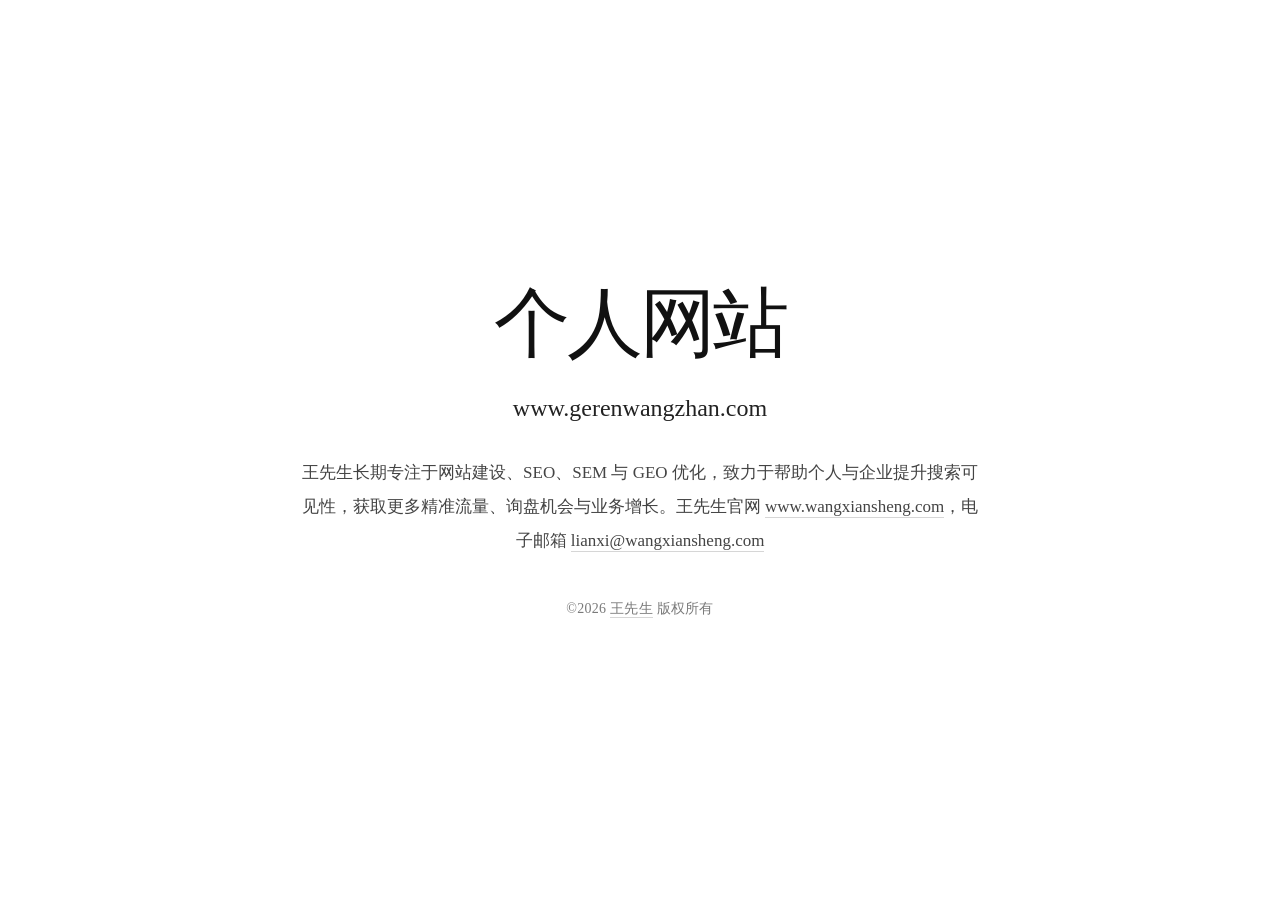
<file: index.html>
<!DOCTYPE html>
<html lang="zh-CN">
<head>
    <script async src="https://pagead2.googlesyndication.com/pagead/js/adsbygoogle.js?client=ca-pub-5671870713337337"
     crossorigin="anonymous"></script>
  <meta charset="UTF-8" />
  <meta name="viewport" content="width=device-width, initial-scale=1.0" />
  <title>个人网站</title>
  <meta name="description" content="个人网站（gerenwangzhan.com）是由王先生搭建的网站。王先生长期专注于网站建设、SEO、SEM 与 GEO 优化，致力于帮助个人与企业提升搜索可见性，获取更多精准流量、询盘机会与业务增长。如需合作，欢迎访问官网 www.wangxiansheng.com 或发送邮件至 lianxi@wangxiansheng.com。" />
  <style>
    * {
      box-sizing: border-box;
    }

    html, body {
      margin: 0;
      padding: 0;
      width: 100%;
      min-height: 100%;
      background: #ffffff;
      color: #111111;
      font-family: "Noto Serif SC", "Source Han Serif SC", "Songti SC", "STSong", serif;
    }

    body {
      min-height: 100vh;
      display: flex;
      align-items: center;
      justify-content: center;
      padding: 24px;
    }

    main {
      width: 100%;
      max-width: 680px;
      text-align: center;
    }

    h1 {
      margin: 0;
      font-family: "Ma Shan Zheng", "KaiTi", "STKaiti", cursive;
      font-size: clamp(42px, 9vw, 76px);
      font-weight: 400;
      letter-spacing: -0.04em;
      line-height: 1.1;
    }

    .line {
      margin-top: 20px;
      font-size: clamp(18px, 3vw, 24px);
      line-height: 1.9;
      color: #222222;
    }

    .text {
      margin-top: 24px;
      font-size: 17px;
      line-height: 2;
      color: #444444;
    }

    .domain {
      margin-top: 42px;
      font-size: 14px;
      color: #7a7a7a;
      letter-spacing: 0.02em;
    }

    a {
      color: inherit;
      text-decoration: none;
      border-bottom: 1px solid #d6d6d6;
      padding-bottom: 1px;
      transition: opacity 0.2s ease;
    }

    a:hover {
      opacity: 0.7;
    }

    @media (max-width: 640px) {
      body {
        padding: 20px;
      }

      .text {
        font-size: 15px;
      }
    }
  </style>
</head>
<body>
  <main>
    <h1>个人网站</h1>
    <div class="line">www.gerenwangzhan.com</div>

    <div class="text">
      王先生长期专注于网站建设、SEO、SEM 与 GEO 优化，致力于帮助个人与企业提升搜索可见性，获取更多精准流量、询盘机会与业务增长。王先生官网 <a href="https://www.wangxiansheng.com/" target="_blank" rel="noopener noreferrer">www.wangxiansheng.com</a>，电子邮箱 <a href="mailto:lianxi@wangxiansheng.com">lianxi@wangxiansheng.com</a>
    </div>

    <div class="domain">&copy;<span id="year"></span> <a href="https://www.wangxiansheng.com/" target="_blank" rel="noopener noreferrer">王先生</a> 版权所有</div>
  </main>

  <script>
    document.getElementById('year').textContent = new Date().getFullYear();
  </script>
</body>
</html>
</file>
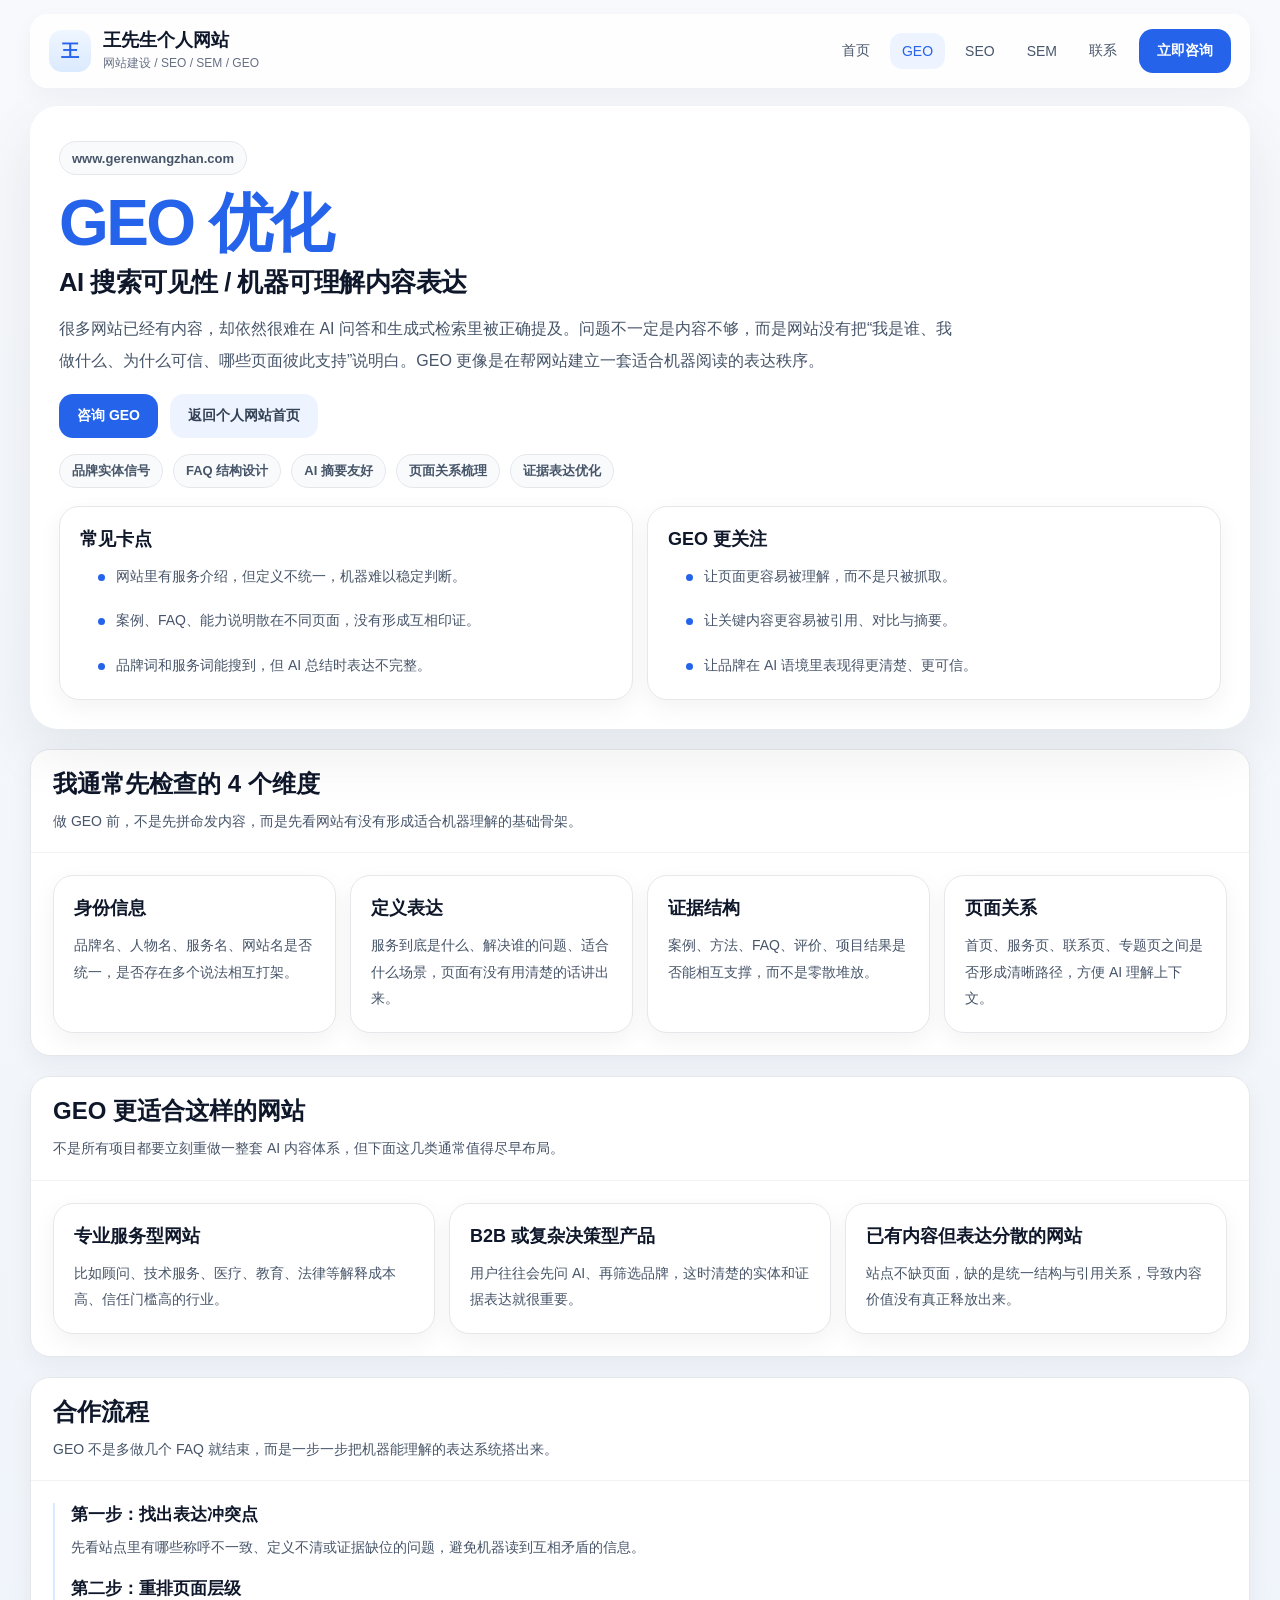
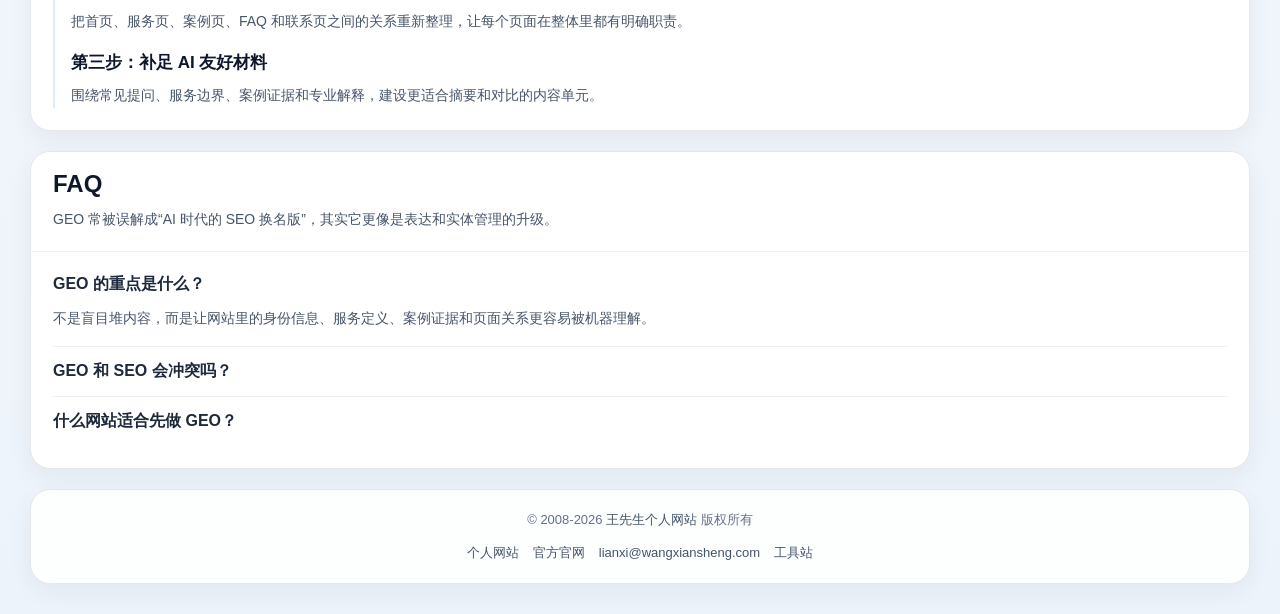
<file: geo.html>
<!DOCTYPE html>
<html lang="zh-CN">
<head>
  <meta charset="UTF-8" />
  <meta name="viewport" content="width=device-width, initial-scale=1.0" />
  <title>GEO 优化 - 王先生个人网站 | AI 搜索可见性与内容表达</title>
  <meta name="description" content="王先生个人网站 GEO 页面，聚焦 AI 搜索、机器可理解内容、FAQ 结构与品牌实体表达，帮助网站更容易被生成式搜索识别与引用。" />
  <meta name="keywords" content="GEO 优化,AI 搜索,生成式搜索优化,王先生个人网站,品牌实体,FAQ 结构,AI 可见性" />
  <meta name="author" content="王先生" />
  <meta name="application-name" content="王先生个人网站" />
  <meta name="robots" content="index,follow,max-image-preview:large,max-snippet:-1,max-video-preview:-1" />
  <meta name="referrer" content="strict-origin-when-cross-origin" />
  <meta name="format-detection" content="telephone=no,email=no,address=no" />
  <meta name="theme-color" content="#2563eb" />
  <meta name="color-scheme" content="light" />
  <link rel="canonical" href="https://www.gerenwangzhan.com/geo.html" />
  <meta property="og:type" content="website" />
  <meta property="og:locale" content="zh_CN" />
  <meta property="og:site_name" content="王先生个人网站" />
  <meta property="og:title" content="GEO 优化 - 王先生个人网站 | AI 搜索可见性与内容表达" />
  <meta property="og:description" content="王先生个人网站 GEO 页面，聚焦 AI 搜索、机器可理解内容、FAQ 结构与品牌实体表达，帮助网站更容易被生成式搜索识别与引用。" />
  <meta property="og:url" content="https://www.gerenwangzhan.com/geo.html" />
  <meta name="twitter:card" content="summary" />
  <meta name="twitter:title" content="GEO 优化 - 王先生个人网站 | AI 搜索可见性与内容表达" />
  <meta name="twitter:description" content="王先生个人网站 GEO 页面，聚焦 AI 搜索、机器可理解内容、FAQ 结构与品牌实体表达，帮助网站更容易被生成式搜索识别与引用。" />
  <link rel="stylesheet" href="/static/style.css" />
  
<script type="application/ld+json">{
  "@context": "https://schema.org",
  "@type": "WebPage",
  "name": "GEO 优化 - 王先生个人网站",
  "url": "https://www.gerenwangzhan.com/geo.html",
  "description": "聚焦 AI 搜索可见性、品牌表达和内容结构优化。"
}</script>
<script type="application/ld+json">{
  "@context": "https://schema.org",
  "@type": "Person",
  "name": "王先生",
  "url": "https://www.wangxiansheng.com/",
  "email": "lianxi@wangxiansheng.com",
  "telephone": "0512-57828333",
  "jobTitle": "网站建设 / SEO / SEM / GEO 顾问"
}</script>

<script type="application/ld+json">{
  "@context": "https://schema.org",
  "@type": "FAQPage",
  "mainEntity": [
    {"@type": "Question", "name": "GEO 的重点是什么？", "acceptedAnswer": {"@type": "Answer", "text": "核心不是大量堆内容，而是让网站里的身份信息、服务定义、案例证据和页面关系更容易被机器理解。"}},
    {"@type": "Question", "name": "GEO 和 SEO 会冲突吗？", "acceptedAnswer": {"@type": "Answer", "text": "不会。SEO 解决抓取、索引与传统搜索承接，GEO 则在此基础上补足 AI 问答与生成式搜索场景里的表达完整度。"}},
    {"@type": "Question", "name": "什么网站适合先做 GEO？", "acceptedAnswer": {"@type": "Answer", "text": "解释成本高、服务较专业、用户会先问 AI 再筛选供应商的网站，更值得优先做 GEO。"}}
  ]
}</script>

</head>
<body>
  <div class="page">
    
<header class="topbar" aria-label="顶部导航">
  <div class="topbar-inner">
    <a class="brand" href="/">
      <span class="brand-mark">王</span>
      <span class="brand-info">
        <span class="brand-title">王先生个人网站</span>
        <span class="brand-sub">网站建设 / SEO / SEM / GEO</span>
      </span>
    </a>
    <div class="nav-wrap">
      <nav class="nav" aria-label="桌面导航">
        <a href="/" class="">首页</a>
        <a href="/geo.html" class="active">GEO</a>
        <a href="/seo.html" class="">SEO</a>
        <a href="/sem.html" class="">SEM</a>
        <a href="/lianxi.html" class="">联系</a>
      </nav>
      <a class="nav-cta" href="/lianxi.html">立即咨询</a>
      <button class="menu-toggle" id="menuToggle" type="button" aria-label="打开菜单" aria-expanded="false" aria-controls="mobileNav">☰</button>
    </div>
  </div>
  <div class="mobile-nav" id="mobileNav">
    <div class="mobile-nav-inner">
      <a href="/">首页</a>
      <a href="/geo.html">GEO 页面</a>
      <a href="/seo.html">SEO 页面</a>
      <a href="/sem.html">SEM 页面</a>
      <a href="/lianxi.html">联系我</a>
      <a href="/lianxi.html">立即咨询</a>
    </div>
  </div>
</header>

    <main>
      <section class="hero">
        <div class="eyebrow">www.gerenwangzhan.com</div>
        <h1 class="hero-title">GEO 优化</h1>
        <h2 class="hero-services">AI 搜索可见性 / 机器可理解内容表达</h2>
        <p class="lead">很多网站已经有内容，却依然很难在 AI 问答和生成式检索里被正确提及。问题不一定是内容不够，而是网站没有把“我是谁、我做什么、为什么可信、哪些页面彼此支持”说明白。GEO 更像是在帮网站建立一套适合机器阅读的表达秩序。</p>
        <div class="hero-actions">
          <a class="btn-primary" href="/lianxi.html">咨询 GEO</a>
          <a class="btn-light" href="/">返回个人网站首页</a>
        </div>
        <div class="tags">
          <span class="tag">品牌实体信号</span>
          <span class="tag">FAQ 结构设计</span>
          <span class="tag">AI 摘要友好</span>
          <span class="tag">页面关系梳理</span>
          <span class="tag">证据表达优化</span>
        </div>
        <div class="hero-summary">
          <div class="summary-card">
            <h3>常见卡点</h3>
            <ul class="check-list">
              <li>网站里有服务介绍，但定义不统一，机器难以稳定判断。</li>
              <li>案例、FAQ、能力说明散在不同页面，没有形成互相印证。</li>
              <li>品牌词和服务词能搜到，但 AI 总结时表达不完整。</li>
            </ul>
          </div>
          <div class="summary-card">
            <h3>GEO 更关注</h3>
            <ul class="check-list">
              <li>让页面更容易被理解，而不是只被抓取。</li>
              <li>让关键内容更容易被引用、对比与摘要。</li>
              <li>让品牌在 AI 语境里表现得更清楚、更可信。</li>
            </ul>
          </div>
        </div>
      </section>

      <section class="section">
        <div class="card">
          <div class="section-head">
            <h2>我通常先检查的 4 个维度</h2>
            <p>做 GEO 前，不是先拼命发内容，而是先看网站有没有形成适合机器理解的基础骨架。</p>
          </div>
          <div class="section-body">
            <div class="grid-4">
              <article class="mini-card"><h3>身份信息</h3><p>品牌名、人物名、服务名、网站名是否统一，是否存在多个说法相互打架。</p></article>
              <article class="mini-card"><h3>定义表达</h3><p>服务到底是什么、解决谁的问题、适合什么场景，页面有没有用清楚的话讲出来。</p></article>
              <article class="mini-card"><h3>证据结构</h3><p>案例、方法、FAQ、评价、项目结果是否能相互支撑，而不是零散堆放。</p></article>
              <article class="mini-card"><h3>页面关系</h3><p>首页、服务页、联系页、专题页之间是否形成清晰路径，方便 AI 理解上下文。</p></article>
            </div>
          </div>
        </div>
      </section>

      <section class="section">
        <div class="card">
          <div class="section-head">
            <h2>GEO 更适合这样的网站</h2>
            <p>不是所有项目都要立刻重做一整套 AI 内容体系，但下面这几类通常值得尽早布局。</p>
          </div>
          <div class="section-body">
            <div class="grid-3">
              <article class="mini-card">
                <h3>专业服务型网站</h3>
                <p>比如顾问、技术服务、医疗、教育、法律等解释成本高、信任门槛高的行业。</p>
              </article>
              <article class="mini-card">
                <h3>B2B 或复杂决策型产品</h3>
                <p>用户往往会先问 AI、再筛选品牌，这时清楚的实体和证据表达就很重要。</p>
              </article>
              <article class="mini-card">
                <h3>已有内容但表达分散的网站</h3>
                <p>站点不缺页面，缺的是统一结构与引用关系，导致内容价值没有真正释放出来。</p>
              </article>
            </div>
          </div>
        </div>
      </section>

      <section class="section">
        <div class="card">
          <div class="section-head">
            <h2>合作流程</h2>
            <p>GEO 不是多做几个 FAQ 就结束，而是一步一步把机器能理解的表达系统搭出来。</p>
          </div>
          <div class="section-body">
            <div class="timeline">
              <div class="timeline-item"><h3>第一步：找出表达冲突点</h3><p>先看站点里有哪些称呼不一致、定义不清或证据缺位的问题，避免机器读到互相矛盾的信息。</p></div>
              <div class="timeline-item"><h3>第二步：重排页面层级</h3><p>把首页、服务页、案例页、FAQ 和联系页之间的关系重新整理，让每个页面在整体里都有明确职责。</p></div>
              <div class="timeline-item"><h3>第三步：补足 AI 友好材料</h3><p>围绕常见提问、服务边界、案例证据和专业解释，建设更适合摘要和对比的内容单元。</p></div>
            </div>
          </div>
        </div>
      </section>

      <section class="section" id="faq">
        <div class="card">
          <div class="section-head">
            <h2>FAQ</h2>
            <p>GEO 常被误解成“AI 时代的 SEO 换名版”，其实它更像是表达和实体管理的升级。</p>
          </div>
          <div class="section-body faq">
            <details open><summary>GEO 的重点是什么？</summary><div class="answer">不是盲目堆内容，而是让网站里的身份信息、服务定义、案例证据和页面关系更容易被机器理解。</div></details>
            <details><summary>GEO 和 SEO 会冲突吗？</summary><div class="answer">不会。SEO 解决抓取、索引和传统搜索承接；GEO 则补足 AI 问答与生成式搜索场景里的表达完整度。</div></details>
            <details><summary>什么网站适合先做 GEO？</summary><div class="answer">解释成本高、服务专业度高、用户会先问 AI 再做筛选的网站，更值得优先做 GEO。</div></details>
          </div>
        </div>
      </section>
    </main>
    
<footer class="footer">
  <div>© 2008-<span id="year"></span> <a href="https://www.gerenwangzhan.com/">王先生个人网站</a> 版权所有</div>
  <div class="footer-links">
    <a href="https://www.gerenwangzhan.com/">个人网站</a>
    <a href="https://www.wangxiansheng.com" target="_blank" rel="noopener noreferrer">官方官网</a>
    <a href="mailto:lianxi@wangxiansheng.com">lianxi@wangxiansheng.com</a>
    <a href="https://gongju.wangxiansheng.com" target="_blank" rel="noopener noreferrer">工具站</a>
  </div>
</footer>

  </div>
  
<script>
  document.getElementById('year') && (document.getElementById('year').textContent = new Date().getFullYear());
  const menuToggle = document.getElementById('menuToggle');
  const mobileNav = document.getElementById('mobileNav');
  if (menuToggle && mobileNav) {
    menuToggle.addEventListener('click', function () {
      const expanded = menuToggle.getAttribute('aria-expanded') === 'true';
      menuToggle.setAttribute('aria-expanded', String(!expanded));
      mobileNav.classList.toggle('show');
      menuToggle.textContent = expanded ? '☰' : '✕';
    });
    mobileNav.querySelectorAll('a').forEach(function (link) {
      link.addEventListener('click', function () {
        mobileNav.classList.remove('show');
        menuToggle.setAttribute('aria-expanded', 'false');
        menuToggle.textContent = '☰';
      });
    });
  }
</script>

</body>
</html>
</file>
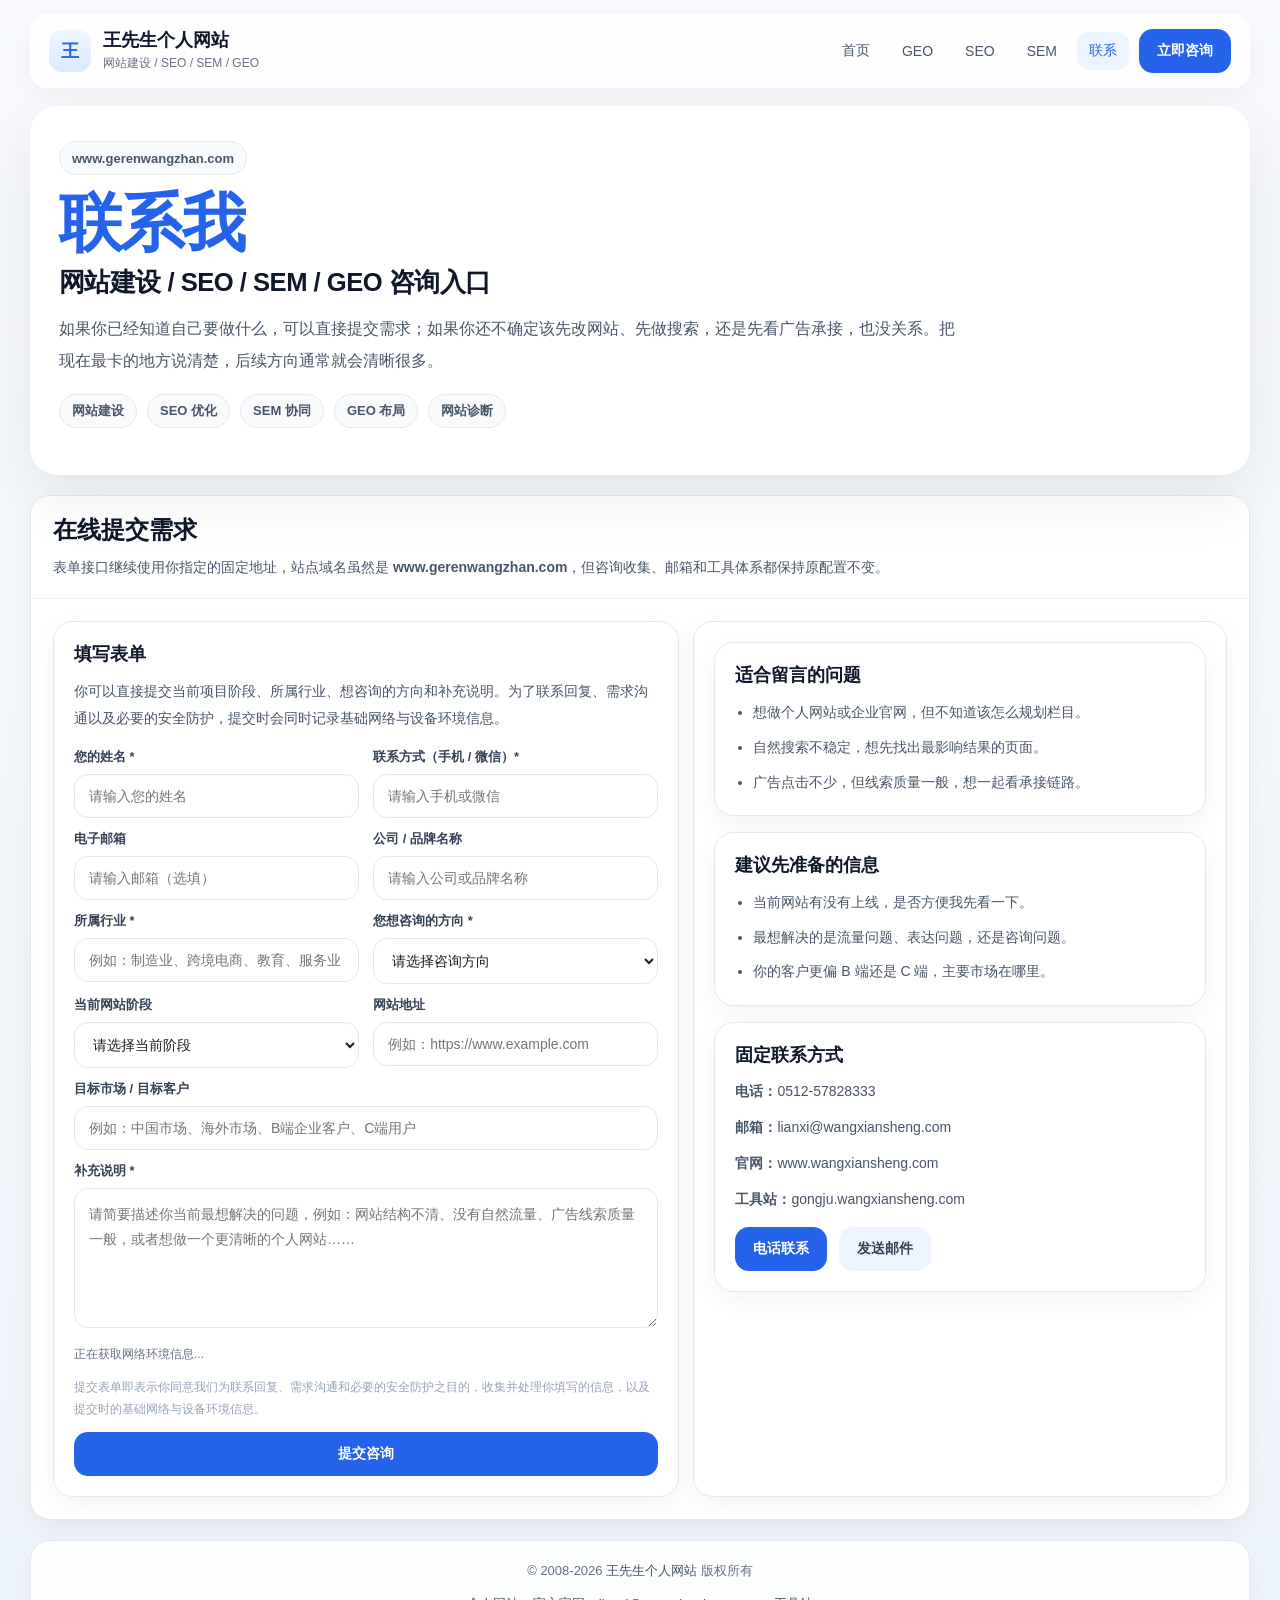
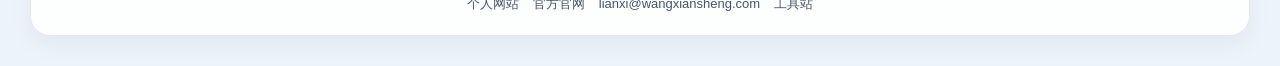
<file: lianxi.html>
<!DOCTYPE html>
<html lang="zh-CN">
<head>
  <meta charset="UTF-8" />
  <meta name="viewport" content="width=device-width, initial-scale=1.0" />
  <title>联系我 - 王先生个人网站 | 网站建设 / SEO / SEM / GEO 咨询</title>
  <meta name="description" content="通过 王先生个人网站 提交网站建设、SEO、SEM、GEO 等需求，获取更适合当前阶段的建议与合作方向。" />
  <meta name="keywords" content="联系我,王先生个人网站,网站建设咨询,SEO 咨询,SEM 咨询,GEO 咨询,联系页" />
  <meta name="author" content="王先生" />
  <meta name="application-name" content="王先生个人网站" />
  <meta name="robots" content="index,follow,max-image-preview:large,max-snippet:-1,max-video-preview:-1" />
  <meta name="referrer" content="strict-origin-when-cross-origin" />
  <meta name="format-detection" content="telephone=no,email=no,address=no" />
  <meta name="theme-color" content="#2563eb" />
  <meta name="color-scheme" content="light" />
  <link rel="canonical" href="https://www.gerenwangzhan.com/lianxi.html" />
  <meta property="og:type" content="website" />
  <meta property="og:locale" content="zh_CN" />
  <meta property="og:site_name" content="王先生个人网站" />
  <meta property="og:title" content="联系我 - 王先生个人网站 | 网站建设 / SEO / SEM / GEO 咨询" />
  <meta property="og:description" content="通过 王先生个人网站 提交网站建设、SEO、SEM、GEO 等需求，获取更适合当前阶段的建议与合作方向。" />
  <meta property="og:url" content="https://www.gerenwangzhan.com/lianxi.html" />
  <meta name="twitter:card" content="summary" />
  <meta name="twitter:title" content="联系我 - 王先生个人网站 | 网站建设 / SEO / SEM / GEO 咨询" />
  <meta name="twitter:description" content="通过 王先生个人网站 提交网站建设、SEO、SEM、GEO 等需求，获取更适合当前阶段的建议与合作方向。" />
  <link rel="stylesheet" href="/static/style.css" />
  
<script type="application/ld+json">{
  "@context": "https://schema.org",
  "@type": "ContactPage",
  "name": "联系我 - 王先生个人网站",
  "url": "https://www.gerenwangzhan.com/lianxi.html",
  "description": "通过 王先生个人网站 提交网站建设、SEO、SEM、GEO 等咨询需求。"
}</script>
<script type="application/ld+json">{
  "@context": "https://schema.org",
  "@type": "Person",
  "name": "王先生",
  "url": "https://www.wangxiansheng.com/",
  "email": "lianxi@wangxiansheng.com",
  "telephone": "0512-57828333",
  "jobTitle": "网站建设 / SEO / SEM / GEO 顾问"
}</script>

</head>
<body>
  <div class="page">
    
<header class="topbar" aria-label="顶部导航">
  <div class="topbar-inner">
    <a class="brand" href="/">
      <span class="brand-mark">王</span>
      <span class="brand-info">
        <span class="brand-title">王先生个人网站</span>
        <span class="brand-sub">网站建设 / SEO / SEM / GEO</span>
      </span>
    </a>
    <div class="nav-wrap">
      <nav class="nav" aria-label="桌面导航">
        <a href="/" class="">首页</a>
        <a href="/geo.html" class="">GEO</a>
        <a href="/seo.html" class="">SEO</a>
        <a href="/sem.html" class="">SEM</a>
        <a href="/lianxi.html" class="active">联系</a>
      </nav>
      <a class="nav-cta" href="/lianxi.html">立即咨询</a>
      <button class="menu-toggle" id="menuToggle" type="button" aria-label="打开菜单" aria-expanded="false" aria-controls="mobileNav">☰</button>
    </div>
  </div>
  <div class="mobile-nav" id="mobileNav">
    <div class="mobile-nav-inner">
      <a href="/">首页</a>
      <a href="/geo.html">GEO 页面</a>
      <a href="/seo.html">SEO 页面</a>
      <a href="/sem.html">SEM 页面</a>
      <a href="/lianxi.html">联系我</a>
      <a href="/lianxi.html">立即咨询</a>
    </div>
  </div>
</header>

    <main>
      <section class="hero">
        <div class="eyebrow">www.gerenwangzhan.com</div>
        <h1 class="hero-title">联系我</h1>
        <h2 class="hero-services">网站建设 / SEO / SEM / GEO 咨询入口</h2>
        <p class="lead">如果你已经知道自己要做什么，可以直接提交需求；如果你还不确定该先改网站、先做搜索，还是先看广告承接，也没关系。把现在最卡的地方说清楚，后续方向通常就会清晰很多。</p>
        <div class="hero-tags">
          <span class="tag">网站建设</span>
          <span class="tag">SEO 优化</span>
          <span class="tag">SEM 协同</span>
          <span class="tag">GEO 布局</span>
          <span class="tag">网站诊断</span>
        </div>
      </section>

      <section class="section" id="contact-form">
        <div class="card">
          <div class="section-head">
            <h2>在线提交需求</h2>
            <p>表单接口继续使用你指定的固定地址，站点域名虽然是 <strong>www.gerenwangzhan.com</strong>，但咨询收集、邮箱和工具体系都保持原配置不变。</p>
          </div>
          <div class="section-body">
            <div class="contact-layout">
              <div class="contact-main">
                <h3>填写表单</h3>
                <p>你可以直接提交当前项目阶段、所属行业、想咨询的方向和补充说明。为了联系回复、需求沟通以及必要的安全防护，提交时会同时记录基础网络与设备环境信息。</p>
                <form id="bizForm" class="contact-form" novalidate>
                  <div class="field-grid-2">
                    <div class="field">
                      <label for="name">您的姓名 *</label>
                      <input id="name" name="name" class="input" type="text" placeholder="请输入您的姓名" required />
                    </div>
                    <div class="field">
                      <label for="contactInfo">联系方式（手机 / 微信）*</label>
                      <input id="contactInfo" name="contactInfo" class="input" type="text" placeholder="请输入手机或微信" required />
                    </div>
                  </div>
                  <div class="field-grid-2">
                    <div class="field">
                      <label for="email">电子邮箱</label>
                      <input id="email" name="email" class="input" type="email" placeholder="请输入邮箱（选填）" />
                    </div>
                    <div class="field">
                      <label for="company">公司 / 品牌名称</label>
                      <input id="company" name="company" class="input" type="text" placeholder="请输入公司或品牌名称" />
                    </div>
                  </div>
                  <div class="field-grid-2">
                    <div class="field">
                      <label for="industry">所属行业 *</label>
                      <input id="industry" name="industry" class="input" type="text" placeholder="例如：制造业、跨境电商、教育、服务业" required />
                    </div>
                    <div class="field">
                      <label for="subject">您想咨询的方向 *</label>
                      <select id="subject" name="subject" class="select" required>
                        <option value="">请选择咨询方向</option>
                        <option value="个人网站 / 企业官网建设">个人网站 / 企业官网建设</option>
                        <option value="SEO 优化">SEO 优化</option>
                        <option value="Google Ads / SEM">Google Ads / SEM</option>
                        <option value="GEO 内容优化">GEO 内容优化</option>
                        <option value="网站诊断与整体方案">网站诊断与整体方案</option>
                        <option value="其他">其他</option>
                      </select>
                    </div>
                  </div>
                  <div class="field-grid-2">
                    <div class="field">
                      <label for="siteStage">当前网站阶段</label>
                      <select id="siteStage" name="siteStage" class="select">
                        <option value="">请选择当前阶段</option>
                        <option value="还没有网站">还没有网站</option>
                        <option value="已有网站，准备梳理结构">已有网站，准备梳理结构</option>
                        <option value="已有站点，搜索表现一般">已有站点，搜索表现一般</option>
                        <option value="正在投放广告，想提升咨询质量">正在投放广告，想提升咨询质量</option>
                        <option value="想提前布局 GEO">想提前布局 GEO</option>
                        <option value="项目正在规划中">项目正在规划中</option>
                      </select>
                    </div>
                    <div class="field">
                      <label for="website">网站地址</label>
                      <input id="website" name="website" class="input" type="url" placeholder="例如：https://www.example.com" />
                    </div>
                  </div>
                  <div class="field">
                    <label for="market">目标市场 / 目标客户</label>
                    <input id="market" name="market" class="input" type="text" placeholder="例如：中国市场、海外市场、B端企业客户、C端用户" />
                  </div>
                  <div class="field">
                    <label for="message">补充说明 *</label>
                    <textarea id="message" name="message" class="textarea" placeholder="请简要描述你当前最想解决的问题，例如：网站结构不清、没有自然流量、广告线索质量一般，或者想做一个更清晰的个人网站……" required></textarea>
                  </div>
                  <div id="ipStatus" class="ip-status">正在获取网络环境信息...</div>
                  <div class="form-note">提交表单即表示你同意我们为联系回复、需求沟通和必要的安全防护之目的，收集并处理你填写的信息，以及提交时的基础网络与设备环境信息。</div>
                  <button type="submit" class="btn-primary" id="submitBtn">提交咨询</button>
                  <div id="result" class="result" aria-live="polite"></div>
                </form>
              </div>
              <div class="contact-side">
                <div class="stack-cards">
                  <div class="mini-card">
                    <h3>适合留言的问题</h3>
                    <ul class="list-plain">
                      <li>想做个人网站或企业官网，但不知道该怎么规划栏目。</li>
                      <li>自然搜索不稳定，想先找出最影响结果的页面。</li>
                      <li>广告点击不少，但线索质量一般，想一起看承接链路。</li>
                    </ul>
                  </div>
                  <div class="mini-card">
                    <h3>建议先准备的信息</h3>
                    <ul class="list-plain">
                      <li>当前网站有没有上线，是否方便我先看一下。</li>
                      <li>最想解决的是流量问题、表达问题，还是咨询问题。</li>
                      <li>你的客户更偏 B 端还是 C 端，主要市场在哪里。</li>
                    </ul>
                  </div>
                  <div class="mini-card">
                    <h3>固定联系方式</h3>
                    <div class="contact-meta">
                      <div class="contact-meta-item"><strong>电话：</strong><a href="tel:051257828333">0512-57828333</a></div>
                      <div class="contact-meta-item"><strong>邮箱：</strong><a href="mailto:lianxi@wangxiansheng.com">lianxi@wangxiansheng.com</a></div>
                      <div class="contact-meta-item"><strong>官网：</strong><a href="https://www.wangxiansheng.com" target="_blank" rel="noopener noreferrer">www.wangxiansheng.com</a></div>
                      <div class="contact-meta-item"><strong>工具站：</strong><a href="https://gongju.wangxiansheng.com" target="_blank" rel="noopener noreferrer">gongju.wangxiansheng.com</a></div>
                    </div>
                    <div class="contact-links mt-14">
                      <a class="btn-primary" href="tel:051257828333">电话联系</a>
                      <a class="btn-light" href="mailto:lianxi@wangxiansheng.com">发送邮件</a>
                    </div>
                  </div>
                </div>
              </div>
            </div>
          </div>
        </div>
      </section>
    </main>
    
<footer class="footer">
  <div>© 2008-<span id="year"></span> <a href="https://www.gerenwangzhan.com/">王先生个人网站</a> 版权所有</div>
  <div class="footer-links">
    <a href="https://www.gerenwangzhan.com/">个人网站</a>
    <a href="https://www.wangxiansheng.com" target="_blank" rel="noopener noreferrer">官方官网</a>
    <a href="mailto:lianxi@wangxiansheng.com">lianxi@wangxiansheng.com</a>
    <a href="https://gongju.wangxiansheng.com" target="_blank" rel="noopener noreferrer">工具站</a>
  </div>
</footer>

  </div>
  
<script>
  document.getElementById('year') && (document.getElementById('year').textContent = new Date().getFullYear());
  const menuToggle = document.getElementById('menuToggle');
  const mobileNav = document.getElementById('mobileNav');
  if (menuToggle && mobileNav) {
    menuToggle.addEventListener('click', function () {
      const expanded = menuToggle.getAttribute('aria-expanded') === 'true';
      menuToggle.setAttribute('aria-expanded', String(!expanded));
      mobileNav.classList.toggle('show');
      menuToggle.textContent = expanded ? '☰' : '✕';
    });
    mobileNav.querySelectorAll('a').forEach(function (link) {
      link.addEventListener('click', function () {
        mobileNav.classList.remove('show');
        menuToggle.setAttribute('aria-expanded', 'false');
        menuToggle.textContent = '☰';
      });
    });
  }
</script>

  <script>
    const API_URL = 'https://lianxi.wangxiansheng.com/hezuo.php';
    let currentIp = '';
    const form = document.getElementById('bizForm');
    const submitBtn = document.getElementById('submitBtn');
    const resultBox = document.getElementById('result');
    const ipStatus = document.getElementById('ipStatus');

    function showResult(message, ok) {
      resultBox.style.display = 'block';
      resultBox.className = 'result ' + (ok ? 'ok' : 'err');
      resultBox.textContent = message;
    }

    async function getPublicIP() {
      const endpoints = [
        'https://api64.ipify.org?format=json',
        'https://api.ipify.org?format=json'
      ];
      for (const url of endpoints) {
        try {
          const res = await fetch(url, { method: 'GET', cache: 'no-store' });
          const data = await res.json();
          if (data && data.ip) return data.ip;
        } catch (err) {}
      }
      return '';
    }

    (async function initIpInfo() {
      try {
        currentIp = await getPublicIP();
        ipStatus.textContent = currentIp ? '网络环境信息已获取：' + currentIp : '未获取到公网 IP，仍可继续提交。';
      } catch (err) {
        ipStatus.textContent = '网络环境信息获取失败，仍可继续提交。';
      }
    })();

    form.addEventListener('submit', async function (e) {
      e.preventDefault();
      if (!form.reportValidity()) return;
      submitBtn.disabled = true;
      submitBtn.textContent = '提交中...';
      showResult('正在提交，请稍候...', true);

      const payload = {
        name: form.name.value.trim(),
        contactInfo: form.contactInfo.value.trim(),
        email: form.email.value.trim(),
        company: form.company.value.trim(),
        industry: form.industry.value.trim(),
        subject: form.subject.value,
        siteStage: form.siteStage.value,
        website: form.website.value.trim(),
        market: form.market.value.trim(),
        message: form.message.value.trim(),
        ip: currentIp,
        referer: location.href,
        userAgent: navigator.userAgent,
        siteName: '王先生个人网站',
        siteDomain: 'www.gerenwangzhan.com'
      };

      try {
        const res = await fetch(API_URL, {
          method: 'POST',
          headers: { 'Content-Type': 'application/json' },
          body: JSON.stringify(payload)
        });
        const text = await res.text();
        if (res.ok) {
          showResult('提交成功，我们会尽快与你联系。

服务器返回：' + text, true);
          form.reset();
        } else {
          showResult('提交失败，请稍后重试。

服务器返回：' + text, false);
        }
      } catch (err) {
        showResult('提交失败，可能是网络异常或接口暂时不可用。', false);
      } finally {
        submitBtn.disabled = false;
        submitBtn.textContent = '提交咨询';
      }
    });
  </script>
</body>
</html>
</file>
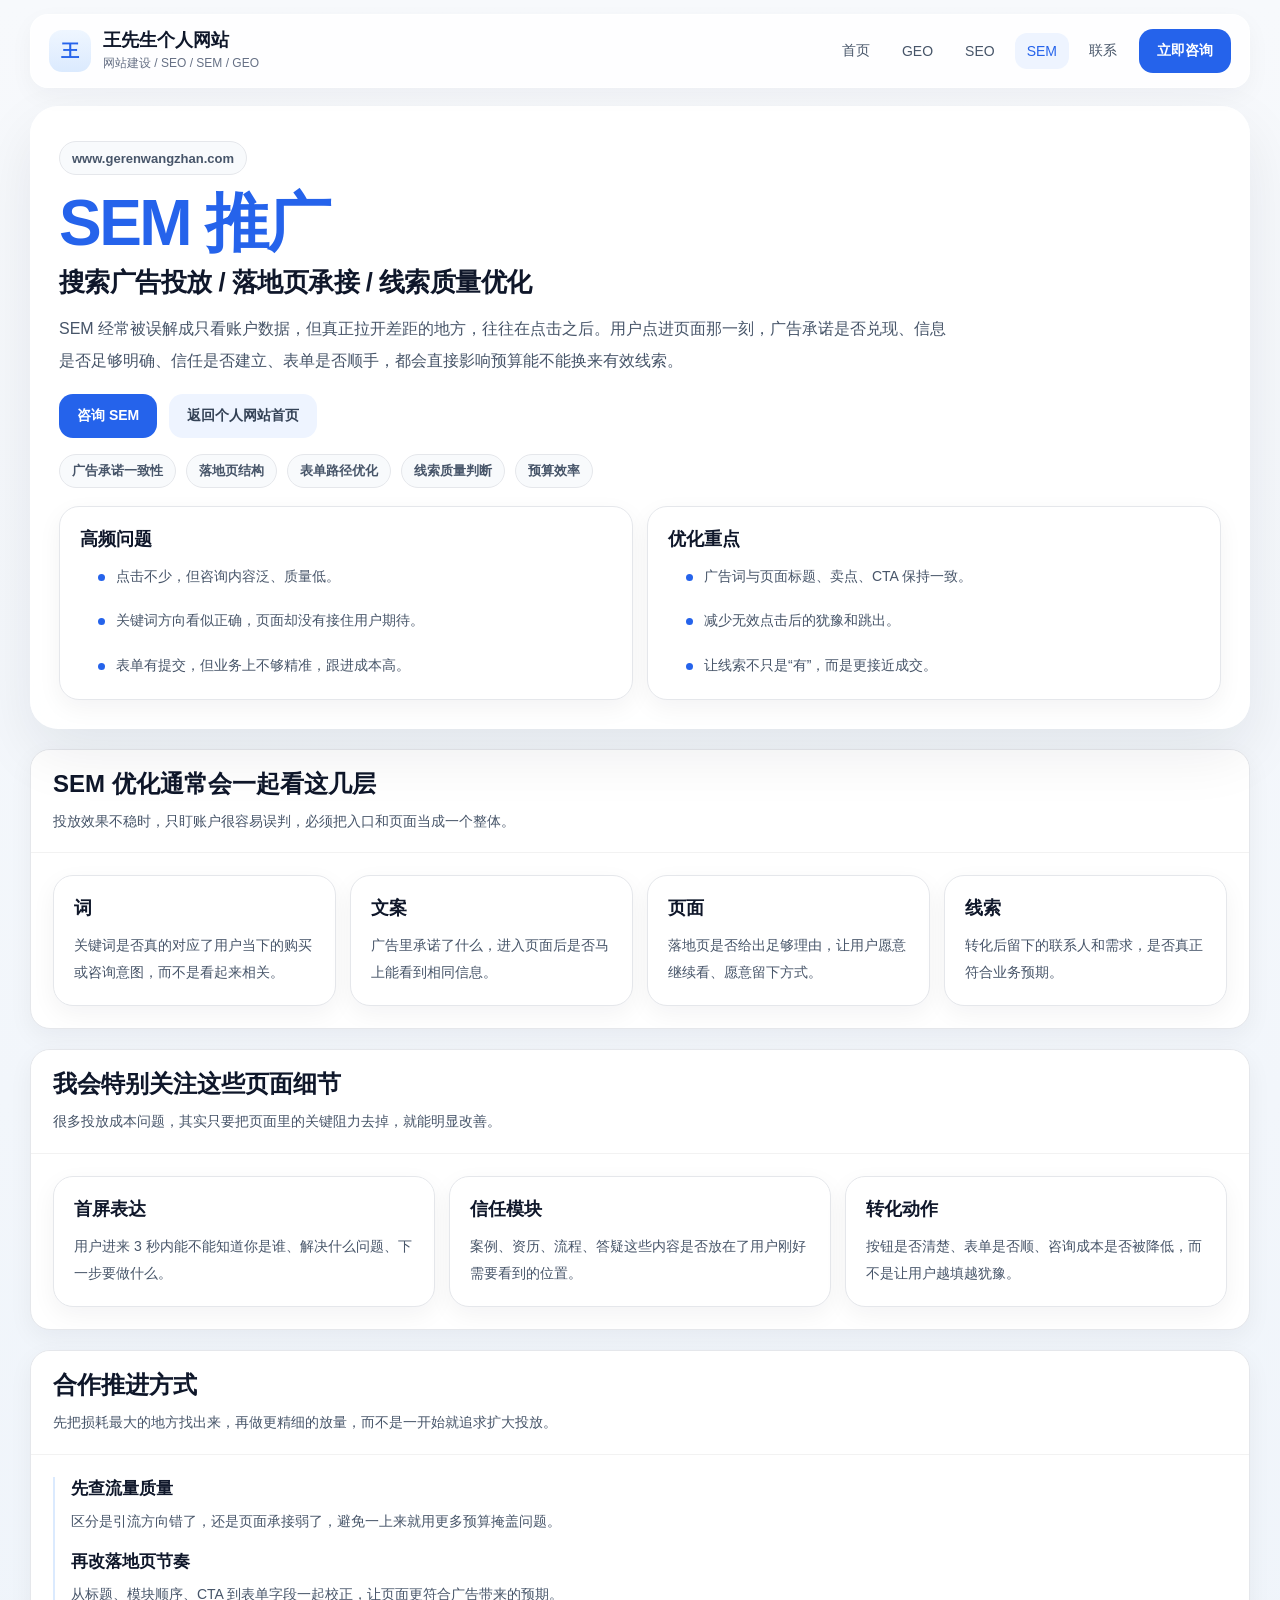
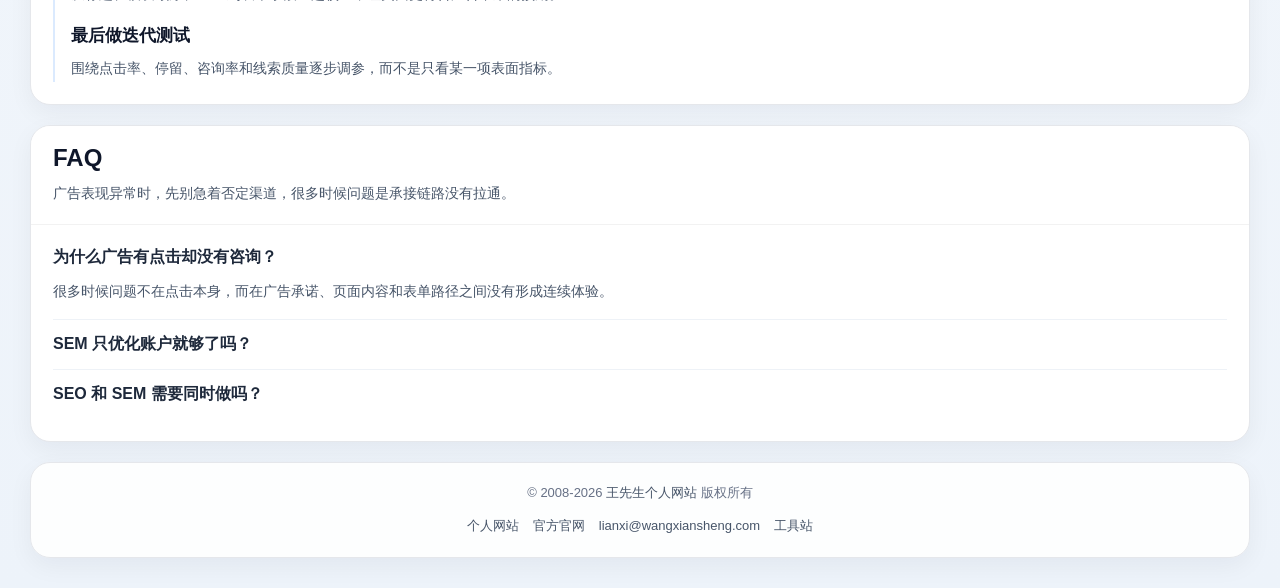
<file: sem.html>
<!DOCTYPE html>
<html lang="zh-CN">
<head>
  <meta charset="UTF-8" />
  <meta name="viewport" content="width=device-width, initial-scale=1.0" />
  <title>SEM 推广 - 王先生个人网站 | 搜索广告与落地页协同优化</title>
  <meta name="description" content="王先生个人网站 SEM 页面，聚焦搜索广告、落地页承接、线索质量和预算利用效率。" />
  <meta name="keywords" content="SEM 推广,搜索广告,落地页优化,王先生个人网站,Google Ads,线索质量,转化路径" />
  <meta name="author" content="王先生" />
  <meta name="application-name" content="王先生个人网站" />
  <meta name="robots" content="index,follow,max-image-preview:large,max-snippet:-1,max-video-preview:-1" />
  <meta name="referrer" content="strict-origin-when-cross-origin" />
  <meta name="format-detection" content="telephone=no,email=no,address=no" />
  <meta name="theme-color" content="#2563eb" />
  <meta name="color-scheme" content="light" />
  <link rel="canonical" href="https://www.gerenwangzhan.com/sem.html" />
  <meta property="og:type" content="website" />
  <meta property="og:locale" content="zh_CN" />
  <meta property="og:site_name" content="王先生个人网站" />
  <meta property="og:title" content="SEM 推广 - 王先生个人网站 | 搜索广告与落地页协同优化" />
  <meta property="og:description" content="王先生个人网站 SEM 页面，聚焦搜索广告、落地页承接、线索质量和预算利用效率。" />
  <meta property="og:url" content="https://www.gerenwangzhan.com/sem.html" />
  <meta name="twitter:card" content="summary" />
  <meta name="twitter:title" content="SEM 推广 - 王先生个人网站 | 搜索广告与落地页协同优化" />
  <meta name="twitter:description" content="王先生个人网站 SEM 页面，聚焦搜索广告、落地页承接、线索质量和预算利用效率。" />
  <link rel="stylesheet" href="/static/style.css" />
  
<script type="application/ld+json">{
  "@context": "https://schema.org",
  "@type": "WebPage",
  "name": "SEM 推广 - 王先生个人网站",
  "url": "https://www.gerenwangzhan.com/sem.html",
  "description": "聚焦搜索广告、落地页承接与转化质量优化。"
}</script>
<script type="application/ld+json">{
  "@context": "https://schema.org",
  "@type": "Person",
  "name": "王先生",
  "url": "https://www.wangxiansheng.com/",
  "email": "lianxi@wangxiansheng.com",
  "telephone": "0512-57828333",
  "jobTitle": "网站建设 / SEO / SEM / GEO 顾问"
}</script>

<script type="application/ld+json">{
  "@context": "https://schema.org",
  "@type": "FAQPage",
  "mainEntity": [
    {"@type": "Question", "name": "为什么广告有点击却没有咨询？", "acceptedAnswer": {"@type": "Answer", "text": "很多时候问题不在点击本身，而在广告承诺、页面内容和表单路径之间没有形成连续体验。"}},
    {"@type": "Question", "name": "SEM 只优化账户就够了吗？", "acceptedAnswer": {"@type": "Answer", "text": "不够。账户只是入口，落地页、信任块、表单设计和转化动作同样会决定最终成本。"}},
    {"@type": "Question", "name": "SEO 和 SEM 需要同时做吗？", "acceptedAnswer": {"@type": "Answer", "text": "是否同时做要看阶段，但很多项目更适合让 SEM 负责短期验证，SEO 负责长期沉淀。"}}
  ]
}</script>

</head>
<body>
  <div class="page">
    
<header class="topbar" aria-label="顶部导航">
  <div class="topbar-inner">
    <a class="brand" href="/">
      <span class="brand-mark">王</span>
      <span class="brand-info">
        <span class="brand-title">王先生个人网站</span>
        <span class="brand-sub">网站建设 / SEO / SEM / GEO</span>
      </span>
    </a>
    <div class="nav-wrap">
      <nav class="nav" aria-label="桌面导航">
        <a href="/" class="">首页</a>
        <a href="/geo.html" class="">GEO</a>
        <a href="/seo.html" class="">SEO</a>
        <a href="/sem.html" class="active">SEM</a>
        <a href="/lianxi.html" class="">联系</a>
      </nav>
      <a class="nav-cta" href="/lianxi.html">立即咨询</a>
      <button class="menu-toggle" id="menuToggle" type="button" aria-label="打开菜单" aria-expanded="false" aria-controls="mobileNav">☰</button>
    </div>
  </div>
  <div class="mobile-nav" id="mobileNav">
    <div class="mobile-nav-inner">
      <a href="/">首页</a>
      <a href="/geo.html">GEO 页面</a>
      <a href="/seo.html">SEO 页面</a>
      <a href="/sem.html">SEM 页面</a>
      <a href="/lianxi.html">联系我</a>
      <a href="/lianxi.html">立即咨询</a>
    </div>
  </div>
</header>

    <main>
      <section class="hero">
        <div class="eyebrow">www.gerenwangzhan.com</div>
        <h1 class="hero-title">SEM 推广</h1>
        <h2 class="hero-services">搜索广告投放 / 落地页承接 / 线索质量优化</h2>
        <p class="lead">SEM 经常被误解成只看账户数据，但真正拉开差距的地方，往往在点击之后。用户点进页面那一刻，广告承诺是否兑现、信息是否足够明确、信任是否建立、表单是否顺手，都会直接影响预算能不能换来有效线索。</p>
        <div class="hero-actions">
          <a class="btn-primary" href="/lianxi.html">咨询 SEM</a>
          <a class="btn-light" href="/">返回个人网站首页</a>
        </div>
        <div class="tags">
          <span class="tag">广告承诺一致性</span>
          <span class="tag">落地页结构</span>
          <span class="tag">表单路径优化</span>
          <span class="tag">线索质量判断</span>
          <span class="tag">预算效率</span>
        </div>
        <div class="hero-summary">
          <div class="summary-card">
            <h3>高频问题</h3>
            <ul class="check-list">
              <li>点击不少，但咨询内容泛、质量低。</li>
              <li>关键词方向看似正确，页面却没有接住用户期待。</li>
              <li>表单有提交，但业务上不够精准，跟进成本高。</li>
            </ul>
          </div>
          <div class="summary-card">
            <h3>优化重点</h3>
            <ul class="check-list">
              <li>广告词与页面标题、卖点、CTA 保持一致。</li>
              <li>减少无效点击后的犹豫和跳出。</li>
              <li>让线索不只是“有”，而是更接近成交。</li>
            </ul>
          </div>
        </div>
      </section>

      <section class="section">
        <div class="card">
          <div class="section-head">
            <h2>SEM 优化通常会一起看这几层</h2>
            <p>投放效果不稳时，只盯账户很容易误判，必须把入口和页面当成一个整体。</p>
          </div>
          <div class="section-body">
            <div class="grid-4">
              <article class="mini-card"><h3>词</h3><p>关键词是否真的对应了用户当下的购买或咨询意图，而不是看起来相关。</p></article>
              <article class="mini-card"><h3>文案</h3><p>广告里承诺了什么，进入页面后是否马上能看到相同信息。</p></article>
              <article class="mini-card"><h3>页面</h3><p>落地页是否给出足够理由，让用户愿意继续看、愿意留下方式。</p></article>
              <article class="mini-card"><h3>线索</h3><p>转化后留下的联系人和需求，是否真正符合业务预期。</p></article>
            </div>
          </div>
        </div>
      </section>

      <section class="section">
        <div class="card">
          <div class="section-head">
            <h2>我会特别关注这些页面细节</h2>
            <p>很多投放成本问题，其实只要把页面里的关键阻力去掉，就能明显改善。</p>
          </div>
          <div class="section-body">
            <div class="grid-3">
              <article class="mini-card"><h3>首屏表达</h3><p>用户进来 3 秒内能不能知道你是谁、解决什么问题、下一步要做什么。</p></article>
              <article class="mini-card"><h3>信任模块</h3><p>案例、资历、流程、答疑这些内容是否放在了用户刚好需要看到的位置。</p></article>
              <article class="mini-card"><h3>转化动作</h3><p>按钮是否清楚、表单是否顺、咨询成本是否被降低，而不是让用户越填越犹豫。</p></article>
            </div>
          </div>
        </div>
      </section>

      <section class="section">
        <div class="card">
          <div class="section-head">
            <h2>合作推进方式</h2>
            <p>先把损耗最大的地方找出来，再做更精细的放量，而不是一开始就追求扩大投放。</p>
          </div>
          <div class="section-body">
            <div class="timeline">
              <div class="timeline-item"><h3>先查流量质量</h3><p>区分是引流方向错了，还是页面承接弱了，避免一上来就用更多预算掩盖问题。</p></div>
              <div class="timeline-item"><h3>再改落地页节奏</h3><p>从标题、模块顺序、CTA 到表单字段一起校正，让页面更符合广告带来的预期。</p></div>
              <div class="timeline-item"><h3>最后做迭代测试</h3><p>围绕点击率、停留、咨询率和线索质量逐步调参，而不是只看某一项表面指标。</p></div>
            </div>
          </div>
        </div>
      </section>

      <section class="section" id="faq">
        <div class="card">
          <div class="section-head">
            <h2>FAQ</h2>
            <p>广告表现异常时，先别急着否定渠道，很多时候问题是承接链路没有拉通。</p>
          </div>
          <div class="section-body faq">
            <details open><summary>为什么广告有点击却没有咨询？</summary><div class="answer">很多时候问题不在点击本身，而在广告承诺、页面内容和表单路径之间没有形成连续体验。</div></details>
            <details><summary>SEM 只优化账户就够了吗？</summary><div class="answer">不够。账户只是入口，落地页、信任块、表单设计和转化动作同样会决定最终成本。</div></details>
            <details><summary>SEO 和 SEM 需要同时做吗？</summary><div class="answer">是否同时做要看阶段，但很多项目更适合让 SEM 负责短期验证，SEO 负责长期沉淀。</div></details>
          </div>
        </div>
      </section>
    </main>
    
<footer class="footer">
  <div>© 2008-<span id="year"></span> <a href="https://www.gerenwangzhan.com/">王先生个人网站</a> 版权所有</div>
  <div class="footer-links">
    <a href="https://www.gerenwangzhan.com/">个人网站</a>
    <a href="https://www.wangxiansheng.com" target="_blank" rel="noopener noreferrer">官方官网</a>
    <a href="mailto:lianxi@wangxiansheng.com">lianxi@wangxiansheng.com</a>
    <a href="https://gongju.wangxiansheng.com" target="_blank" rel="noopener noreferrer">工具站</a>
  </div>
</footer>

  </div>
  
<script>
  document.getElementById('year') && (document.getElementById('year').textContent = new Date().getFullYear());
  const menuToggle = document.getElementById('menuToggle');
  const mobileNav = document.getElementById('mobileNav');
  if (menuToggle && mobileNav) {
    menuToggle.addEventListener('click', function () {
      const expanded = menuToggle.getAttribute('aria-expanded') === 'true';
      menuToggle.setAttribute('aria-expanded', String(!expanded));
      mobileNav.classList.toggle('show');
      menuToggle.textContent = expanded ? '☰' : '✕';
    });
    mobileNav.querySelectorAll('a').forEach(function (link) {
      link.addEventListener('click', function () {
        mobileNav.classList.remove('show');
        menuToggle.setAttribute('aria-expanded', 'false');
        menuToggle.textContent = '☰';
      });
    });
  }
</script>

</body>
</html>
</file>
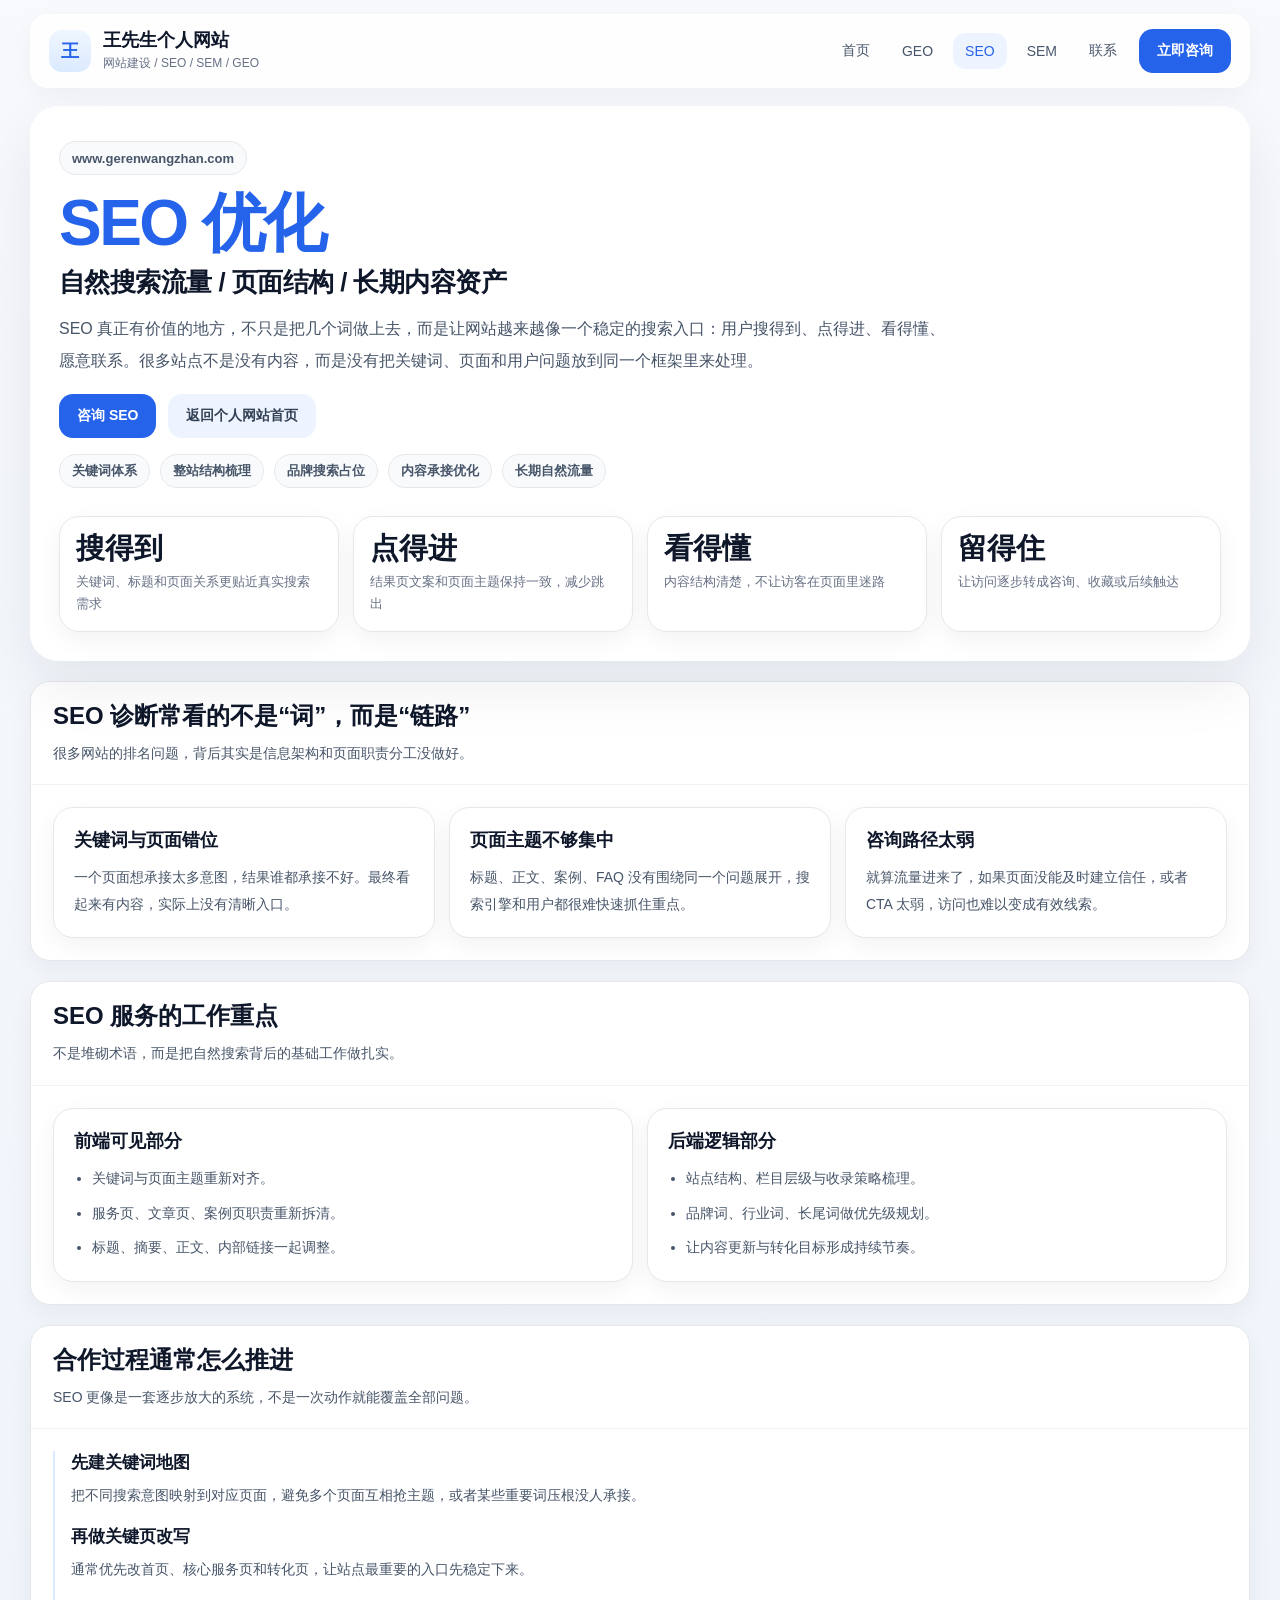
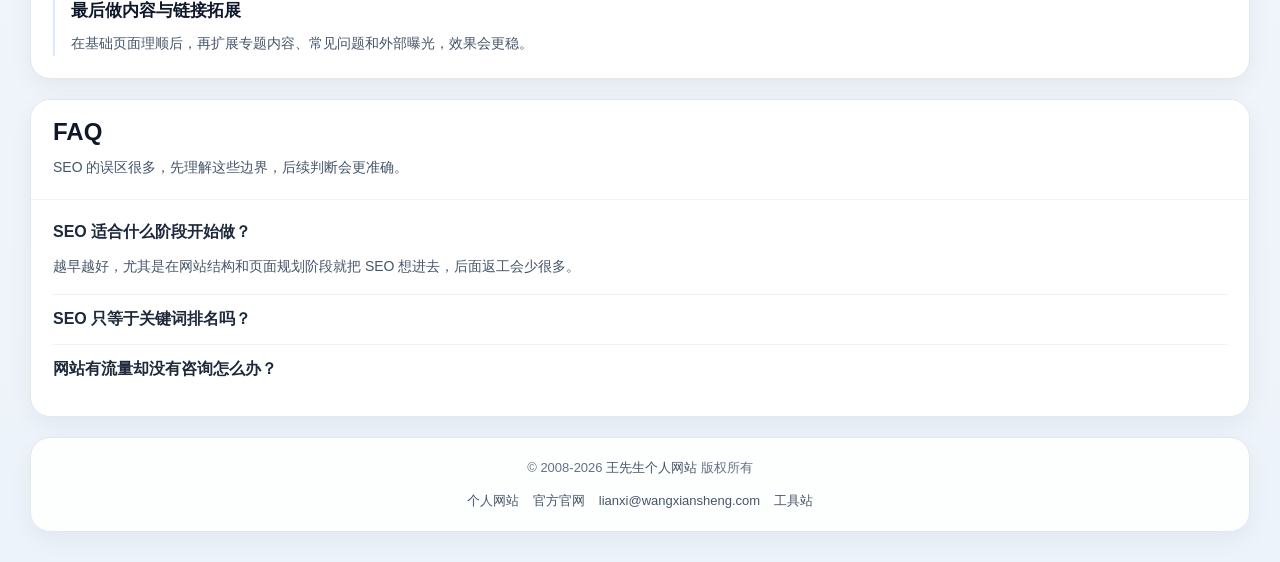
<file: seo.html>
<!DOCTYPE html>
<html lang="zh-CN">
<head>
  <meta charset="UTF-8" />
  <meta name="viewport" content="width=device-width, initial-scale=1.0" />
  <title>SEO 优化 - 王先生个人网站 | 自然搜索流量与页面结构升级</title>
  <meta name="description" content="王先生个人网站 SEO 页面，聚焦自然搜索增长、关键词结构、页面承接和长期内容资产建设。" />
  <meta name="keywords" content="SEO 优化,自然搜索,关键词布局,王先生个人网站,整站 SEO,品牌搜索,内容结构" />
  <meta name="author" content="王先生" />
  <meta name="application-name" content="王先生个人网站" />
  <meta name="robots" content="index,follow,max-image-preview:large,max-snippet:-1,max-video-preview:-1" />
  <meta name="referrer" content="strict-origin-when-cross-origin" />
  <meta name="format-detection" content="telephone=no,email=no,address=no" />
  <meta name="theme-color" content="#2563eb" />
  <meta name="color-scheme" content="light" />
  <link rel="canonical" href="https://www.gerenwangzhan.com/seo.html" />
  <meta property="og:type" content="website" />
  <meta property="og:locale" content="zh_CN" />
  <meta property="og:site_name" content="王先生个人网站" />
  <meta property="og:title" content="SEO 优化 - 王先生个人网站 | 自然搜索流量与页面结构升级" />
  <meta property="og:description" content="王先生个人网站 SEO 页面，聚焦自然搜索增长、关键词结构、页面承接和长期内容资产建设。" />
  <meta property="og:url" content="https://www.gerenwangzhan.com/seo.html" />
  <meta name="twitter:card" content="summary" />
  <meta name="twitter:title" content="SEO 优化 - 王先生个人网站 | 自然搜索流量与页面结构升级" />
  <meta name="twitter:description" content="王先生个人网站 SEO 页面，聚焦自然搜索增长、关键词结构、页面承接和长期内容资产建设。" />
  <link rel="stylesheet" href="/static/style.css" />
  
<script type="application/ld+json">{
  "@context": "https://schema.org",
  "@type": "WebPage",
  "name": "SEO 优化 - 王先生个人网站",
  "url": "https://www.gerenwangzhan.com/seo.html",
  "description": "聚焦自然搜索、关键词体系和页面承接优化。"
}</script>
<script type="application/ld+json">{
  "@context": "https://schema.org",
  "@type": "Person",
  "name": "王先生",
  "url": "https://www.wangxiansheng.com/",
  "email": "lianxi@wangxiansheng.com",
  "telephone": "0512-57828333",
  "jobTitle": "网站建设 / SEO / SEM / GEO 顾问"
}</script>

<script type="application/ld+json">{
  "@context": "https://schema.org",
  "@type": "FAQPage",
  "mainEntity": [
    {"@type": "Question", "name": "SEO 适合什么阶段开始做？", "acceptedAnswer": {"@type": "Answer", "text": "越早越好，特别是在网站结构和页面规划阶段就把 SEO 想进去，后面返工会少很多。"}},
    {"@type": "Question", "name": "SEO 只等于关键词排名吗？", "acceptedAnswer": {"@type": "Answer", "text": "不是。排名只是表面结果，真正关键的是用户是否搜得到、愿不愿意点、点进来后是否愿意继续浏览和联系。"}},
    {"@type": "Question", "name": "网站有流量却没有咨询怎么办？", "acceptedAnswer": {"@type": "Answer", "text": "通常要同时检查关键词意图、页面承接、信任表达和咨询路径，而不是只盯着流量数据看。"}}
  ]
}</script>

</head>
<body>
  <div class="page">
    
<header class="topbar" aria-label="顶部导航">
  <div class="topbar-inner">
    <a class="brand" href="/">
      <span class="brand-mark">王</span>
      <span class="brand-info">
        <span class="brand-title">王先生个人网站</span>
        <span class="brand-sub">网站建设 / SEO / SEM / GEO</span>
      </span>
    </a>
    <div class="nav-wrap">
      <nav class="nav" aria-label="桌面导航">
        <a href="/" class="">首页</a>
        <a href="/geo.html" class="">GEO</a>
        <a href="/seo.html" class="active">SEO</a>
        <a href="/sem.html" class="">SEM</a>
        <a href="/lianxi.html" class="">联系</a>
      </nav>
      <a class="nav-cta" href="/lianxi.html">立即咨询</a>
      <button class="menu-toggle" id="menuToggle" type="button" aria-label="打开菜单" aria-expanded="false" aria-controls="mobileNav">☰</button>
    </div>
  </div>
  <div class="mobile-nav" id="mobileNav">
    <div class="mobile-nav-inner">
      <a href="/">首页</a>
      <a href="/geo.html">GEO 页面</a>
      <a href="/seo.html">SEO 页面</a>
      <a href="/sem.html">SEM 页面</a>
      <a href="/lianxi.html">联系我</a>
      <a href="/lianxi.html">立即咨询</a>
    </div>
  </div>
</header>

    <main>
      <section class="hero">
        <div class="eyebrow">www.gerenwangzhan.com</div>
        <h1 class="hero-title">SEO 优化</h1>
        <h2 class="hero-services">自然搜索流量 / 页面结构 / 长期内容资产</h2>
        <p class="lead">SEO 真正有价值的地方，不只是把几个词做上去，而是让网站越来越像一个稳定的搜索入口：用户搜得到、点得进、看得懂、愿意联系。很多站点不是没有内容，而是没有把关键词、页面和用户问题放到同一个框架里来处理。</p>
        <div class="hero-actions">
          <a class="btn-primary" href="/lianxi.html">咨询 SEO</a>
          <a class="btn-light" href="/">返回个人网站首页</a>
        </div>
        <div class="tags">
          <span class="tag">关键词体系</span>
          <span class="tag">整站结构梳理</span>
          <span class="tag">品牌搜索占位</span>
          <span class="tag">内容承接优化</span>
          <span class="tag">长期自然流量</span>
        </div>
        <div class="metrics">
          <div class="metric"><div class="metric-num">搜得到</div><div class="metric-text">关键词、标题和页面关系更贴近真实搜索需求</div></div>
          <div class="metric"><div class="metric-num">点得进</div><div class="metric-text">结果页文案和页面主题保持一致，减少跳出</div></div>
          <div class="metric"><div class="metric-num">看得懂</div><div class="metric-text">内容结构清楚，不让访客在页面里迷路</div></div>
          <div class="metric"><div class="metric-num">留得住</div><div class="metric-text">让访问逐步转成咨询、收藏或后续触达</div></div>
        </div>
      </section>

      <section class="section">
        <div class="card">
          <div class="section-head">
            <h2>SEO 诊断常看的不是“词”，而是“链路”</h2>
            <p>很多网站的排名问题，背后其实是信息架构和页面职责分工没做好。</p>
          </div>
          <div class="section-body">
            <div class="grid-3">
              <article class="mini-card"><h3>关键词与页面错位</h3><p>一个页面想承接太多意图，结果谁都承接不好。最终看起来有内容，实际上没有清晰入口。</p></article>
              <article class="mini-card"><h3>页面主题不够集中</h3><p>标题、正文、案例、FAQ 没有围绕同一个问题展开，搜索引擎和用户都很难快速抓住重点。</p></article>
              <article class="mini-card"><h3>咨询路径太弱</h3><p>就算流量进来了，如果页面没能及时建立信任，或者 CTA 太弱，访问也难以变成有效线索。</p></article>
            </div>
          </div>
        </div>
      </section>

      <section class="section">
        <div class="card">
          <div class="section-head">
            <h2>SEO 服务的工作重点</h2>
            <p>不是堆砌术语，而是把自然搜索背后的基础工作做扎实。</p>
          </div>
          <div class="section-body">
            <div class="grid-2">
              <article class="mini-card">
                <h3>前端可见部分</h3>
                <ul class="list-plain">
                  <li>关键词与页面主题重新对齐。</li>
                  <li>服务页、文章页、案例页职责重新拆清。</li>
                  <li>标题、摘要、正文、内部链接一起调整。</li>
                </ul>
              </article>
              <article class="mini-card">
                <h3>后端逻辑部分</h3>
                <ul class="list-plain">
                  <li>站点结构、栏目层级与收录策略梳理。</li>
                  <li>品牌词、行业词、长尾词做优先级规划。</li>
                  <li>让内容更新与转化目标形成持续节奏。</li>
                </ul>
              </article>
            </div>
          </div>
        </div>
      </section>

      <section class="section">
        <div class="card">
          <div class="section-head">
            <h2>合作过程通常怎么推进</h2>
            <p>SEO 更像是一套逐步放大的系统，不是一次动作就能覆盖全部问题。</p>
          </div>
          <div class="section-body">
            <div class="timeline">
              <div class="timeline-item"><h3>先建关键词地图</h3><p>把不同搜索意图映射到对应页面，避免多个页面互相抢主题，或者某些重要词压根没人承接。</p></div>
              <div class="timeline-item"><h3>再做关键页改写</h3><p>通常优先改首页、核心服务页和转化页，让站点最重要的入口先稳定下来。</p></div>
              <div class="timeline-item"><h3>最后做内容与链接拓展</h3><p>在基础页面理顺后，再扩展专题内容、常见问题和外部曝光，效果会更稳。</p></div>
            </div>
          </div>
        </div>
      </section>

      <section class="section" id="faq">
        <div class="card">
          <div class="section-head">
            <h2>FAQ</h2>
            <p>SEO 的误区很多，先理解这些边界，后续判断会更准确。</p>
          </div>
          <div class="section-body faq">
            <details open><summary>SEO 适合什么阶段开始做？</summary><div class="answer">越早越好，尤其是在网站结构和页面规划阶段就把 SEO 想进去，后面返工会少很多。</div></details>
            <details><summary>SEO 只等于关键词排名吗？</summary><div class="answer">不是。排名只是表面结果，真正关键的是用户是否搜得到、愿不愿意点、点进来后是否愿意继续浏览和联系。</div></details>
            <details><summary>网站有流量却没有咨询怎么办？</summary><div class="answer">通常要同时检查关键词意图、页面承接、信任表达和咨询路径，而不是只盯着流量数据看。</div></details>
          </div>
        </div>
      </section>
    </main>
    
<footer class="footer">
  <div>© 2008-<span id="year"></span> <a href="https://www.gerenwangzhan.com/">王先生个人网站</a> 版权所有</div>
  <div class="footer-links">
    <a href="https://www.gerenwangzhan.com/">个人网站</a>
    <a href="https://www.wangxiansheng.com" target="_blank" rel="noopener noreferrer">官方官网</a>
    <a href="mailto:lianxi@wangxiansheng.com">lianxi@wangxiansheng.com</a>
    <a href="https://gongju.wangxiansheng.com" target="_blank" rel="noopener noreferrer">工具站</a>
  </div>
</footer>

  </div>
  
<script>
  document.getElementById('year') && (document.getElementById('year').textContent = new Date().getFullYear());
  const menuToggle = document.getElementById('menuToggle');
  const mobileNav = document.getElementById('mobileNav');
  if (menuToggle && mobileNav) {
    menuToggle.addEventListener('click', function () {
      const expanded = menuToggle.getAttribute('aria-expanded') === 'true';
      menuToggle.setAttribute('aria-expanded', String(!expanded));
      mobileNav.classList.toggle('show');
      menuToggle.textContent = expanded ? '☰' : '✕';
    });
    mobileNav.querySelectorAll('a').forEach(function (link) {
      link.addEventListener('click', function () {
        mobileNav.classList.remove('show');
        menuToggle.setAttribute('aria-expanded', 'false');
        menuToggle.textContent = '☰';
      });
    });
  }
</script>

</body>
</html>
</file>
<file: static/style.css>
/* ===== Base ===== */
:root {
  --bg1: #f7f9fc;
  --bg2: #edf3fa;
  --card: rgba(255,255,255,0.92);
  --card-solid: #ffffff;
  --text: #1d1d1f;
  --sub: #667085;
  --muted: #94a3b8;
  --primary: #2563eb;
  --primary-hover: #1d4ed8;
  --light: #eef4ff;
  --light-hover: #e2ebff;
  --border: #e5e7eb;
  --shadow: 0 24px 60px rgba(15, 23, 42, 0.08);
  --shadow-soft: 0 8px 24px rgba(15, 23, 42, 0.05);
  --success: #16a34a;
  --danger: #dc2626;
  --maxw: 1220px;
  --radius-xl: 28px;
  --radius-lg: 20px;
}
* { box-sizing: border-box; margin: 0; padding: 0; -webkit-font-smoothing: antialiased; }
html { scroll-behavior: smooth; }
body {
  min-height: 100%;
  font-family: -apple-system, BlinkMacSystemFont, 'SF Pro Text', 'PingFang SC', 'Microsoft YaHei', 'Helvetica Neue', Arial, sans-serif;
  color: var(--text);
  background: linear-gradient(180deg, var(--bg1) 0%, var(--bg2) 100%);
  padding: 14px 10px 30px;
}
a { color: inherit; text-decoration: none; }
img { max-width: 100%; display: block; }
.page { width: min(var(--maxw), 100%); margin: 0 auto; }
.sr-only {
  position: absolute;
  width: 1px;
  height: 1px;
  padding: 0;
  margin: -1px;
  overflow: hidden;
  clip: rect(0, 0, 0, 0);
  white-space: nowrap;
  border: 0;
}

/* ===== Header ===== */
.topbar {
  position: sticky;
  top: 12px;
  z-index: 50;
  margin-bottom: 18px;
  background: rgba(255,255,255,0.82);
  backdrop-filter: blur(18px);
  -webkit-backdrop-filter: blur(18px);
  border: 1px solid rgba(255,255,255,0.62);
  border-radius: 18px;
  box-shadow: 0 8px 24px rgba(15,23,42,0.04);
}
.topbar-inner {
  min-height: 72px;
  padding: 12px 18px;
  display: flex;
  align-items: center;
  justify-content: space-between;
  gap: 16px;
}
.brand {
  display: flex;
  align-items: center;
  gap: 12px;
  min-width: 0;
}
.brand-mark {
  width: 42px;
  height: 42px;
  border-radius: 13px;
  background: linear-gradient(180deg, #eff6ff 0%, #dbeafe 100%);
  color: var(--primary);
  display: inline-flex;
  align-items: center;
  justify-content: center;
  font-size: 18px;
  font-weight: 800;
  flex-shrink: 0;
}
.brand-info { min-width: 0; }
.brand-title {
  display: block;
  font-size: 18px;
  font-weight: 800;
  color: #0f172a;
  line-height: 1.2;
}
.brand-sub {
  display: block;
  margin-top: 2px;
  font-size: 12px;
  color: var(--sub);
  line-height: 1.5;
}
.nav-wrap { display: flex; align-items: center; gap: 10px; }
.nav {
  display: flex;
  align-items: center;
  gap: 8px;
  flex-wrap: wrap;
}
.nav a {
  padding: 10px 12px;
  border-radius: 12px;
  font-size: 14px;
  color: #475569;
  transition: .2s ease;
}
.nav a:hover,
.nav a.active { background: var(--light); color: var(--primary); }
.nav-cta,
.btn-primary {
  display: inline-flex;
  align-items: center;
  justify-content: center;
  min-height: 44px;
  padding: 0 18px;
  border-radius: 14px;
  background: var(--primary);
  color: #fff;
  font-size: 14px;
  font-weight: 700;
  transition: .2s ease;
  border: none;
  cursor: pointer;
}
.nav-cta:hover,
.btn-primary:hover { background: var(--primary-hover); transform: translateY(-1px); }
.btn-light {
  display: inline-flex;
  align-items: center;
  justify-content: center;
  min-height: 44px;
  padding: 0 18px;
  border-radius: 14px;
  background: var(--light);
  color: #334155;
  font-size: 14px;
  font-weight: 700;
  transition: .2s ease;
}
.btn-light:hover { background: var(--light-hover); transform: translateY(-1px); }
.menu-toggle {
  display: none;
  width: 42px;
  height: 42px;
  border: 1px solid var(--border);
  border-radius: 12px;
  background: #fff;
  color: #334155;
  cursor: pointer;
  align-items: center;
  justify-content: center;
  font-size: 20px;
  line-height: 1;
}
.mobile-nav { display: none; padding: 0 14px 14px; }
.mobile-nav.show { display: block; }
.mobile-nav-inner {
  border-top: 1px solid rgba(0,0,0,0.05);
  padding-top: 12px;
  display: grid;
  gap: 8px;
}
.mobile-nav a {
  padding: 12px 14px;
  border-radius: 12px;
  background: #fff;
  border: 1px solid var(--border);
  color: #475569;
  font-size: 14px;
  font-weight: 600;
}
.mobile-nav a:last-child { background: var(--primary); color: #fff; border-color: var(--primary); }

/* ===== Sections ===== */
.hero {
  background: var(--card);
  backdrop-filter: blur(18px);
  -webkit-backdrop-filter: blur(18px);
  border: 1px solid rgba(255,255,255,0.62);
  border-radius: var(--radius-xl);
  box-shadow: var(--shadow);
  padding: 34px 28px 28px;
  margin-bottom: 20px;
}
.eyebrow {
  display: inline-flex;
  align-items: center;
  min-height: 34px;
  padding: 0 12px;
  border-radius: 999px;
  background: #f8fafc;
  border: 1px solid var(--border);
  color: #475569;
  font-size: 13px;
  font-weight: 700;
  margin-bottom: 16px;
}
.hero-title {
  margin: 0 0 8px;
  font-size: clamp(2.4rem, 5vw, 4.3rem);
  line-height: 1.03;
  letter-spacing: -0.04em;
  font-weight: 900;
  color: var(--primary);
}
.hero-services {
  margin: 0 0 14px;
  font-size: clamp(1.1rem, 2vw, 1.9rem);
  line-height: 1.35;
  letter-spacing: -0.02em;
  font-weight: 800;
  color: #0f172a;
}
.lead {
  max-width: 900px;
  margin: 0 0 18px;
  color: #475569;
  font-size: 16px;
  line-height: 1.95;
}
.hero-actions,
.contact-links,
.cta-actions {
  display: flex;
  gap: 12px;
  flex-wrap: wrap;
}
.hero-actions { margin-bottom: 16px; }
.hero-tags,
.tags {
  display: flex;
  gap: 10px;
  flex-wrap: wrap;
  margin-bottom: 18px;
}
.tag {
  display: inline-flex;
  align-items: center;
  min-height: 34px;
  padding: 0 12px;
  border-radius: 999px;
  background: #f8fafc;
  border: 1px solid var(--border);
  color: #475569;
  font-size: 13px;
  font-weight: 700;
}
.hero-summary,
.grid-4,
.grid-3,
.grid-2,
.process-grid,
.contact-layout,
.field-grid-2,
.metrics,
.cta-grid {
  display: grid;
  gap: 14px;
}
.hero-summary,
.grid-2,
.cta-grid { grid-template-columns: 1fr 1fr; }
.grid-3,
.process-grid { grid-template-columns: repeat(3, 1fr); }
.grid-4,
.metrics { grid-template-columns: repeat(4, 1fr); }
.hero .metrics { margin-top: 28px; }
.contact-layout { grid-template-columns: 1.08fr 0.92fr; }
.field-grid-2 { grid-template-columns: 1fr 1fr; }
.section { margin-top: 20px; }
.card,
.hero-panel,
.mini-card,
.metric,
.contact-main,
.contact-side,
.summary-card,
.cta-card {
  background: #fff;
  border: 1px solid var(--border);
  border-radius: var(--radius-lg);
  box-shadow: var(--shadow-soft);
}
.card { overflow: hidden; }
.hero-panel,
.summary-card,
.mini-card,
.cta-card,
.contact-main,
.contact-side { padding: 20px; }
.metric { padding: 16px; }
.section-head {
  padding: 18px 22px;
  border-bottom: 1px solid rgba(0,0,0,0.05);
  background: rgba(255,255,255,0.72);
}
.section-head h2 {
  font-size: 24px;
  color: #0f172a;
  margin-bottom: 8px;
}
.section-head p,
.hero-panel p,
.summary-card p,
.mini-card p,
.cta-card p,
.contact-main > p,
.contact-side > p,
.timeline p,
.list-plain li,
.mini-card li,
.cta-card li {
  color: #475569;
  font-size: 14px;
  line-height: 1.9;
}
.section-body { padding: 22px; }
.hero-panel h3,
.summary-card h3,
.mini-card h3,
.cta-card h3,
.contact-main h3,
.contact-side h3 {
  font-size: 18px;
  color: #0f172a;
  margin-bottom: 12px;
}
.metric-num {
  font-size: 1.8rem;
  font-weight: 800;
  line-height: 1.1;
  color: #0f172a;
}
.metric-text {
  margin-top: 6px;
  color: var(--sub);
  font-size: 13px;
  line-height: 1.7;
}
.list-plain,
.mini-card ul,
.cta-card ul,
.hero-panel ul,
.summary-card ul { padding-left: 18px; }
.list-plain li + li,
.mini-card li + li,
.cta-card li + li,
.hero-panel li + li,
.summary-card li + li { margin-top: 8px; }
.step-no {
  width: 34px;
  height: 34px;
  border-radius: 999px;
  background: #dbeafe;
  color: var(--primary);
  font-size: 14px;
  font-weight: 800;
  display: inline-flex;
  align-items: center;
  justify-content: center;
  margin-bottom: 12px;
}
.check-list {
  list-style: none;
  padding: 0;
  display: grid;
  gap: 10px;
}
.check-list li {
  position: relative;
  padding-left: 18px;
  color: #475569;
  font-size: 14px;
  line-height: 1.9;
}
.check-list li::before {
  content: '';
  position: absolute;
  left: 0;
  top: 11px;
  width: 7px;
  height: 7px;
  border-radius: 999px;
  background: var(--primary);
}
.stack-cards {
  display: grid;
  gap: 16px;
}
.stack-cards .mini-card {
  margin-top: 0;
  height: auto;
}
/* 保险修正：如果后续又有单独堆叠 mini-card，也保持固定间距 */
.stack-cards > .mini-card + .mini-card,
.contact-side > .mini-card + .mini-card {
  margin-top: 0;
}
.faq details {
  border-top: 1px solid #eef2f7;
  padding: 14px 0;
}
.faq details:first-child { border-top: none; padding-top: 0; }
.faq summary {
  cursor: pointer;
  list-style: none;
  font-size: 16px;
  font-weight: 700;
  color: #1e293b;
}
.faq summary::-webkit-details-marker { display: none; }
.faq .answer {
  margin-top: 10px;
  font-size: 14px;
  line-height: 1.95;
  color: #475569;
}
.timeline {
  border-left: 2px solid #dbeafe;
  padding-left: 16px;
}
.timeline-item + .timeline-item { margin-top: 16px; }
.timeline-item h3 {
  font-size: 17px;
  color: #0f172a;
  margin-bottom: 8px;
}
.cta-band {
  background: linear-gradient(180deg, rgba(239,246,255,0.95) 0%, rgba(255,255,255,0.96) 100%);
  border: 1px solid #dbeafe;
}
.mini-note {
  color: var(--muted);
  font-size: 12px;
  line-height: 1.8;
}

/* ===== Contact form ===== */
.contact-form { margin-top: 16px; display: grid; gap: 12px; }
.field { display: flex; flex-direction: column; gap: 8px; }
.field label { font-size: 13px; font-weight: 700; color: #334155; }
.input,
.select,
.textarea {
  width: 100%;
  border: 1px solid var(--border);
  border-radius: 14px;
  background: #fff;
  color: var(--text);
  padding: 13px 14px;
  font-size: 14px;
  outline: none;
  transition: .2s ease;
  font-family: inherit;
}
.input:focus,
.select:focus,
.textarea:focus {
  border-color: #93c5fd;
  box-shadow: 0 0 0 4px rgba(37,99,235,0.08);
}
.textarea { min-height: 140px; resize: vertical; line-height: 1.8; }
.ip-status {
  margin-top: 4px;
  font-size: 12px;
  line-height: 1.8;
  color: var(--sub);
}
.form-note {
  color: var(--muted);
  font-size: 12px;
  line-height: 1.8;
}
.result {
  display: none;
  padding: 14px;
  border-radius: 14px;
  font-size: 13px;
  line-height: 1.8;
  white-space: pre-wrap;
  word-break: break-word;
  border: 1px solid transparent;
  background: #f8fafc;
}
.result.ok { color: #166534; background: #ecfdf5; border-color: #bbf7d0; }
.result.err { color: #991b1b; background: #fef2f2; border-color: #fecaca; }
.contact-meta {
  display: grid;
  gap: 10px;
  margin-top: 4px;
}
.contact-meta-item {
  color: #475569;
  font-size: 14px;
  line-height: 1.85;
  word-break: break-all;
}

/* ===== Footer ===== */
.footer {
  margin-top: 20px;
  background: rgba(255,255,255,0.9);
  border: 1px solid var(--border);
  border-radius: var(--radius-lg);
  box-shadow: var(--shadow-soft);
  padding: 18px 20px;
  color: var(--sub);
  font-size: 13px;
  line-height: 1.9;
  text-align: center;
}
.footer a { color: #475569; }
.footer a:hover { color: var(--primary); }
.footer-links {
  display: flex;
  justify-content: center;
  gap: 10px 14px;
  flex-wrap: wrap;
  margin-top: 8px;
}

/* ===== 404 ===== */
.page-404 body,
body.page-404 {
  display: flex;
  align-items: center;
  justify-content: center;
  min-height: 100vh;
  padding: 20px;
}
.page-404-wrap { width: 100%; max-width: 760px; }
.page-404-card {
  background: var(--card);
  border: 1px solid rgba(255,255,255,0.62);
  border-radius: 28px;
  box-shadow: var(--shadow);
  padding: 40px 32px;
  text-align: center;
}
.page-404-code {
  font-size: clamp(3rem, 8vw, 5rem);
  line-height: 1;
  font-weight: 900;
  color: var(--primary);
  letter-spacing: -0.05em;
  margin-bottom: 12px;
}
.page-404-title {
  font-size: clamp(1.5rem, 3vw, 2.3rem);
  line-height: 1.3;
  font-weight: 800;
  color: #0f172a;
  margin-bottom: 14px;
}
.page-404-desc {
  max-width: 560px;
  margin: 0 auto 20px;
  color: #475569;
  font-size: 16px;
  line-height: 1.9;
}
.page-404-countdown {
  display: inline-block;
  padding: 12px 16px;
  border-radius: 14px;
  background: #ffffff;
  border: 1px solid var(--border);
  box-shadow: var(--shadow-soft);
  color: #334155;
  font-size: 14px;
  line-height: 1.8;
  margin-bottom: 22px;
}
.page-404-countdown strong { color: var(--primary); font-weight: 800; }
.page-404-actions {
  display: flex;
  justify-content: center;
  gap: 12px;
  flex-wrap: wrap;
}

/* ===== Responsive ===== */
@media (max-width: 1100px) {
  .grid-4,
  .grid-3,
  .metrics,
  .process-grid,
  .contact-layout,
  .hero-summary,
  .cta-grid { grid-template-columns: 1fr 1fr; }
}
@media (max-width: 900px) {
  .nav, .nav-cta { display: none; }
  .menu-toggle { display: inline-flex; }
}
@media (max-width: 860px) {
  .topbar-inner,
  .hero,
  .section-head,
  .section-body,
  .footer { padding-left: 16px; padding-right: 16px; }
  .hero { padding-top: 24px; padding-bottom: 22px; }
  .hero-title { font-size: clamp(2rem, 9vw, 3rem); margin-bottom: 6px; }
  .hero-services { font-size: clamp(1rem, 4.8vw, 1.35rem); margin-bottom: 12px; }
  .lead { font-size: 15px; line-height: 1.9; }
  .hero-actions,
  .contact-links,
  .cta-actions { width: 100%; }
  .hero-summary,
  .grid-4,
  .grid-3,
  .grid-2,
  .metrics,
  .process-grid,
  .contact-layout,
  .field-grid-2,
  .cta-grid { grid-template-columns: 1fr; }
  .btn-primary,
  .btn-light,
  .nav-cta,
  .hero-actions a,
  .contact-links a,
  .page-404-actions a { width: 100%; }
  .page-404-card { padding: 32px 20px; border-radius: 24px; }
}

.mt-14 { margin-top: 14px; }
</file>
